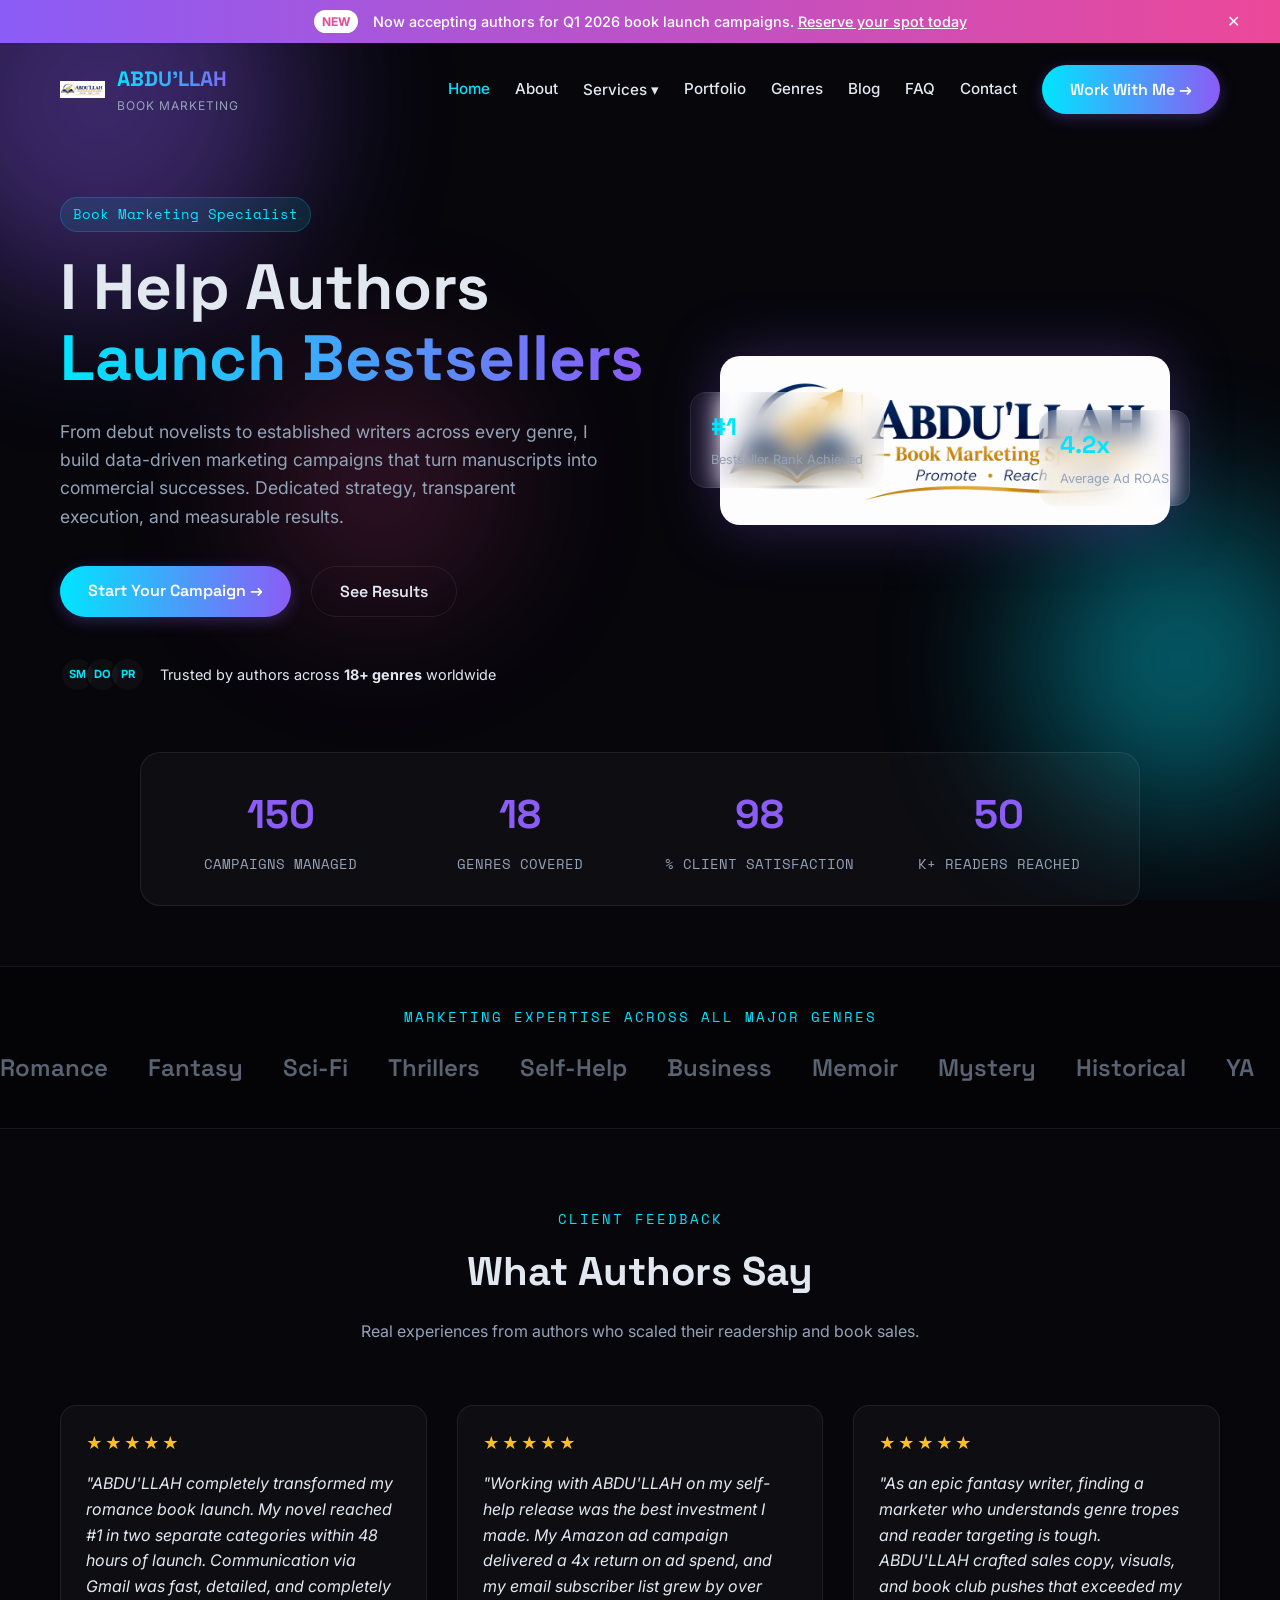
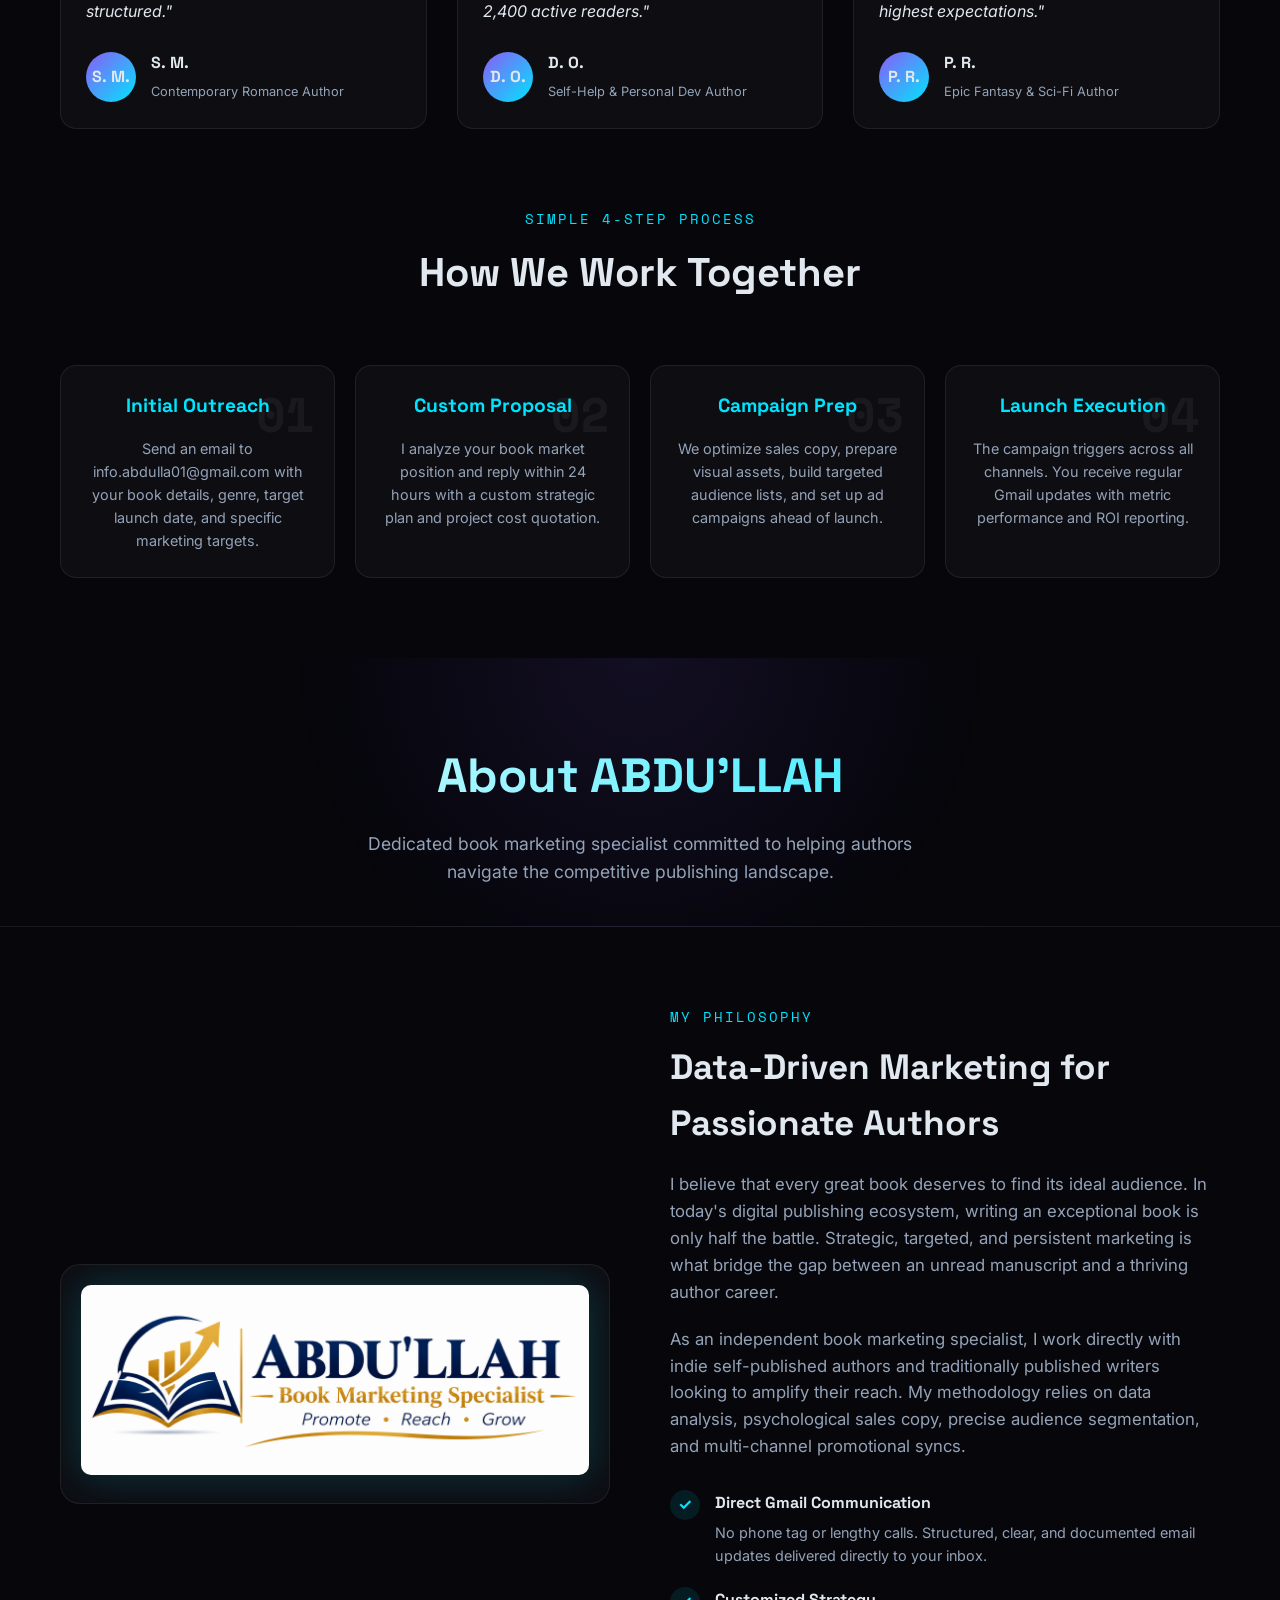
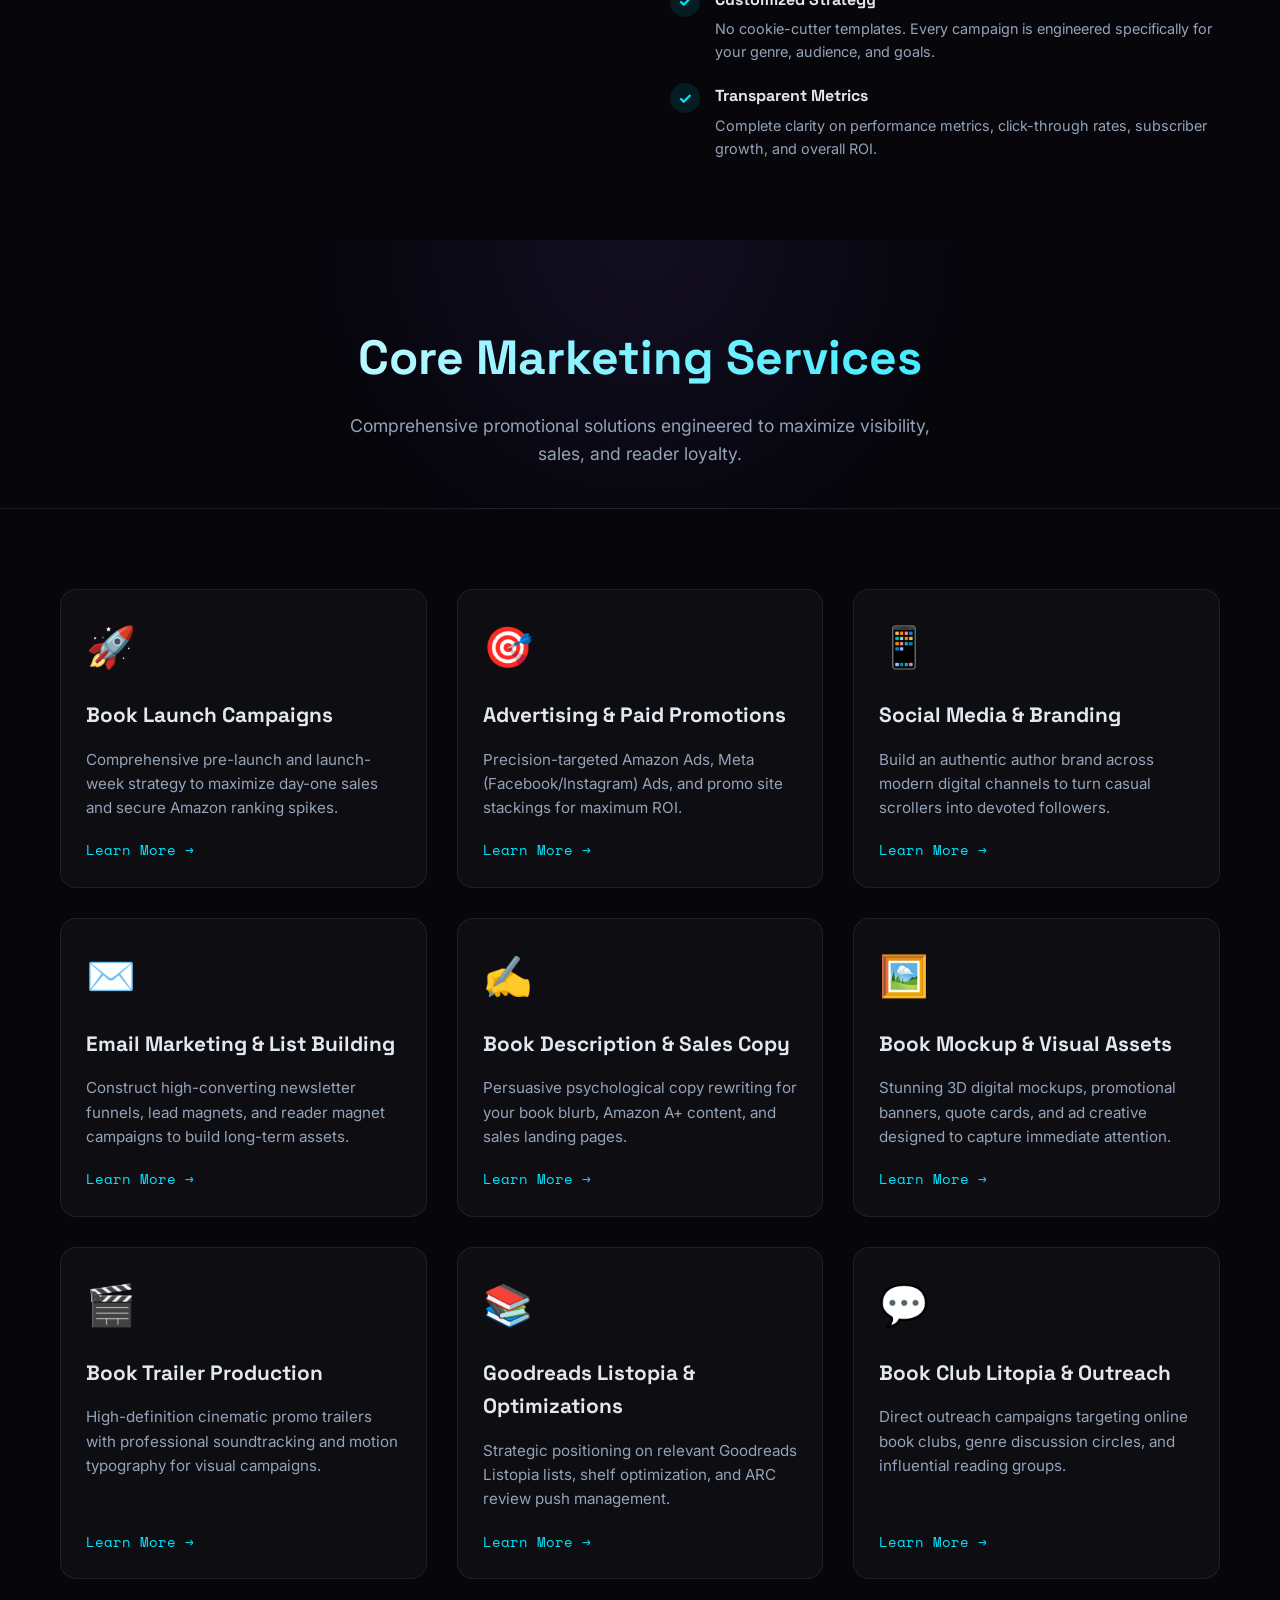
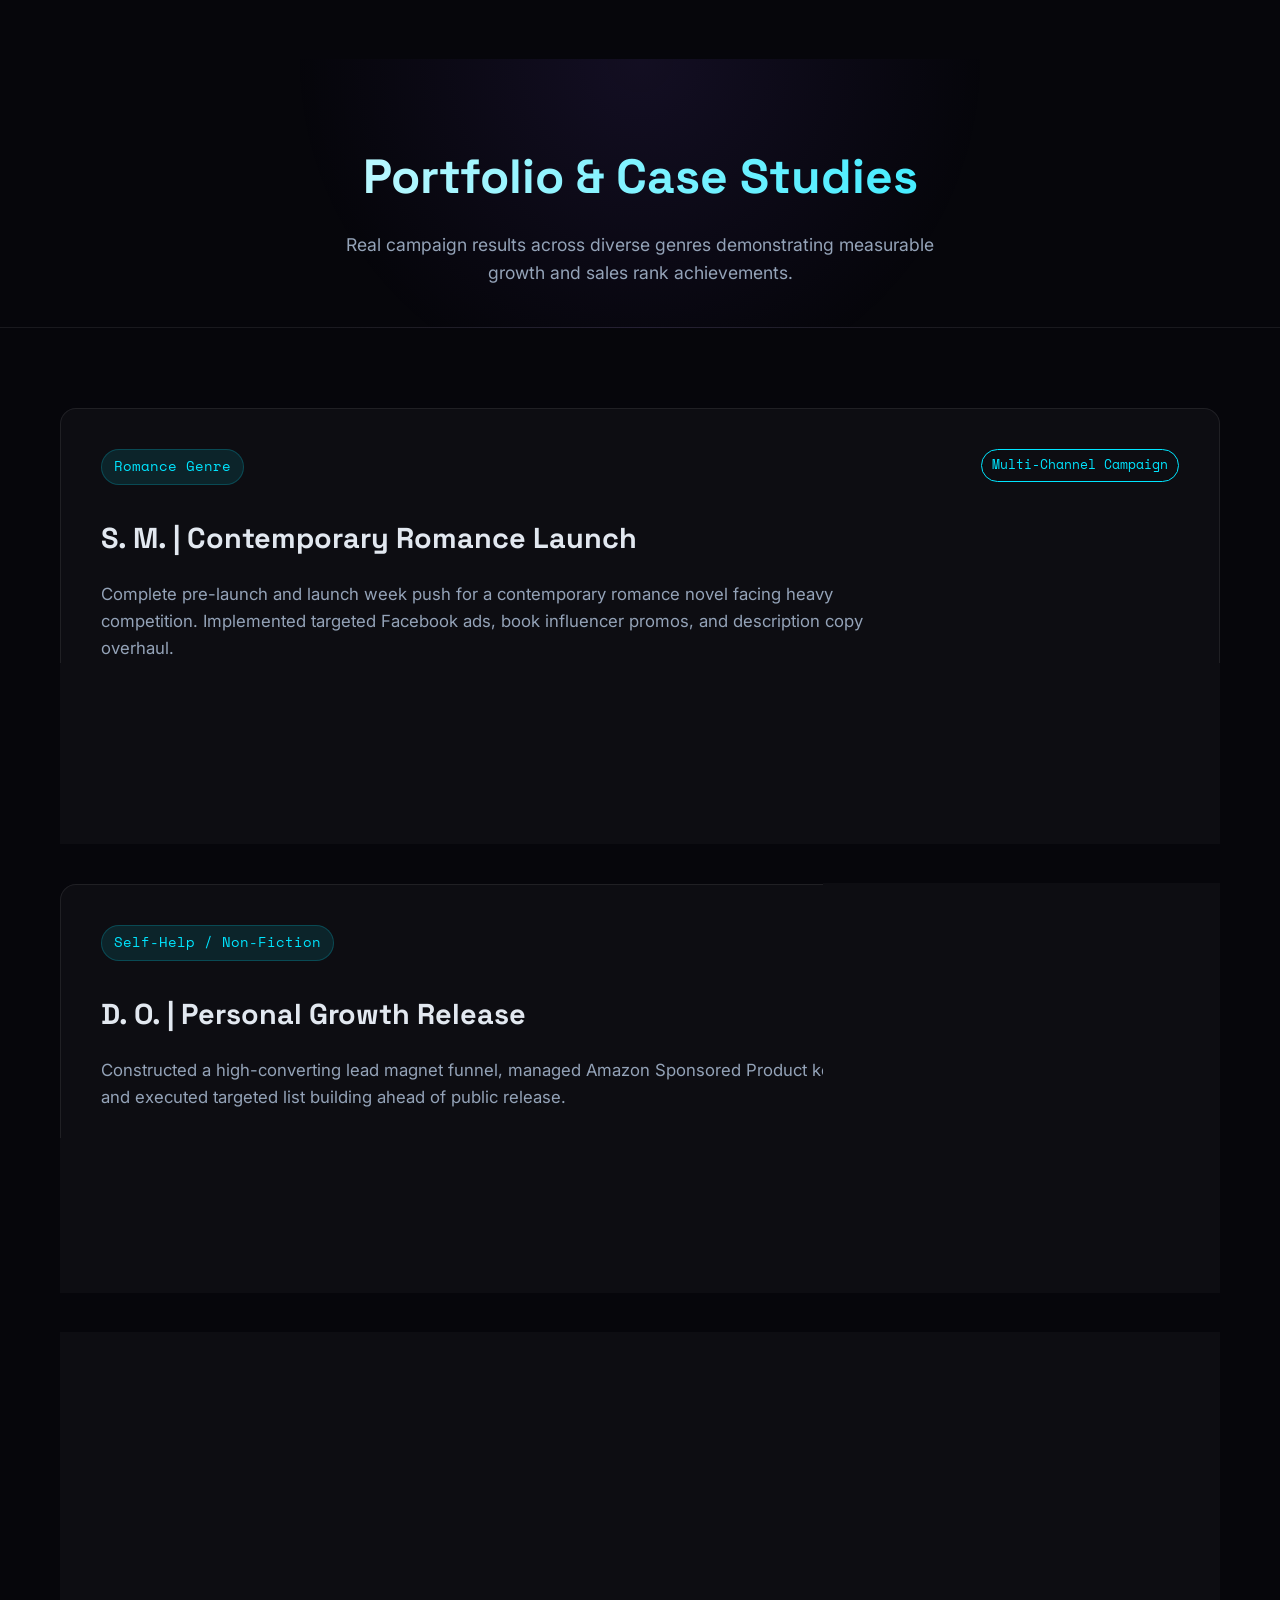
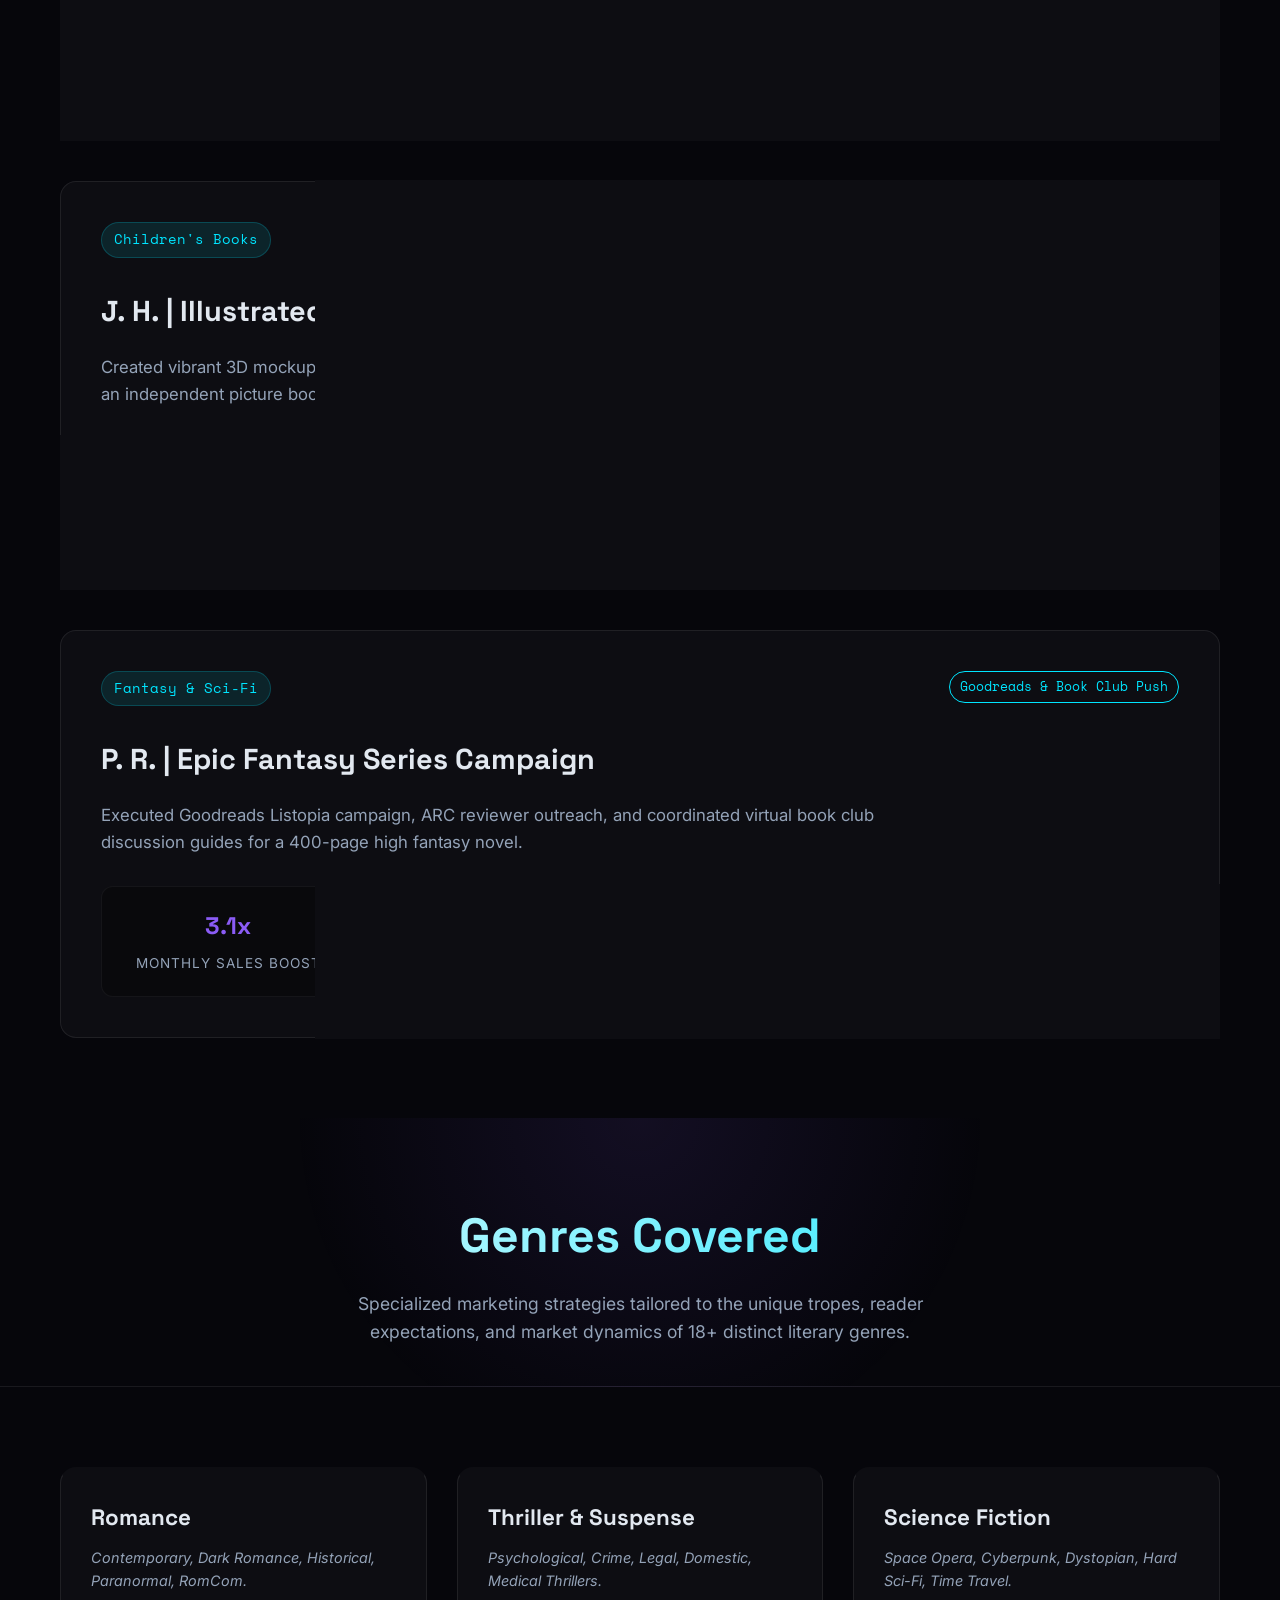
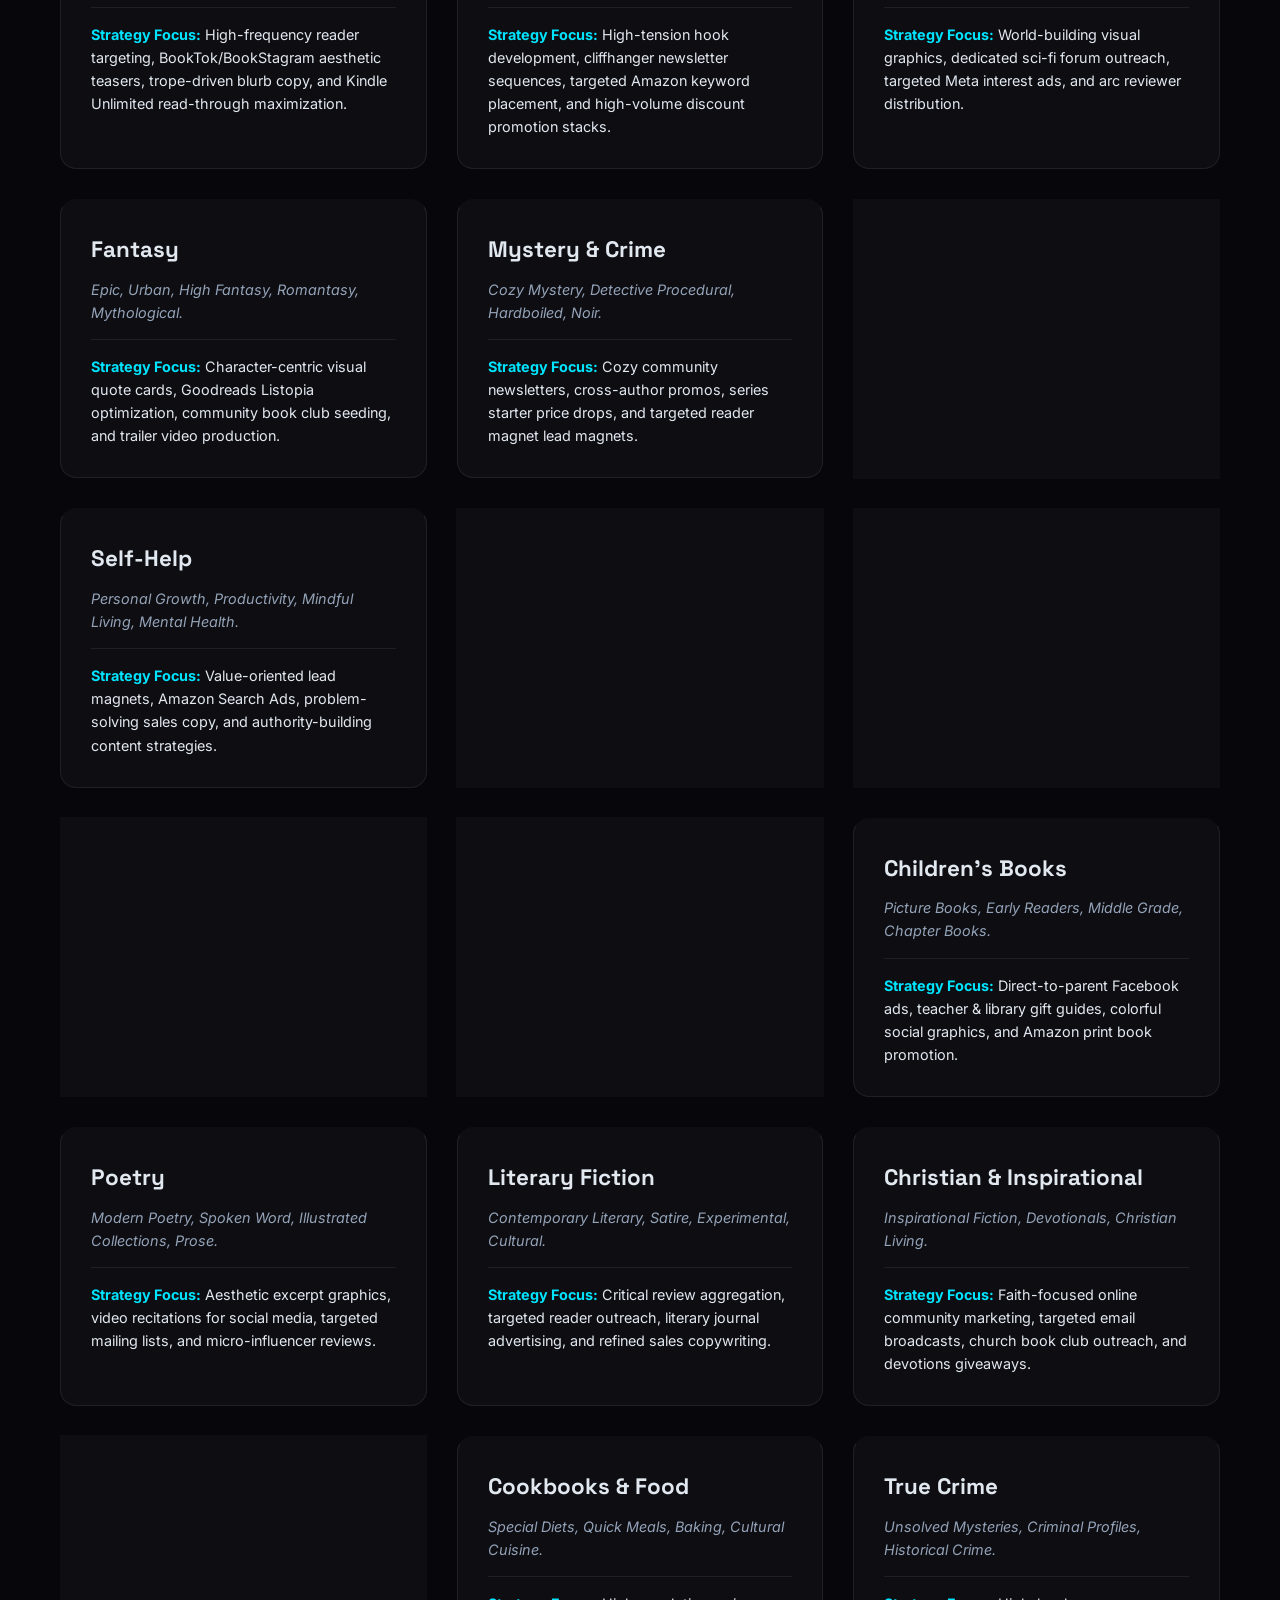
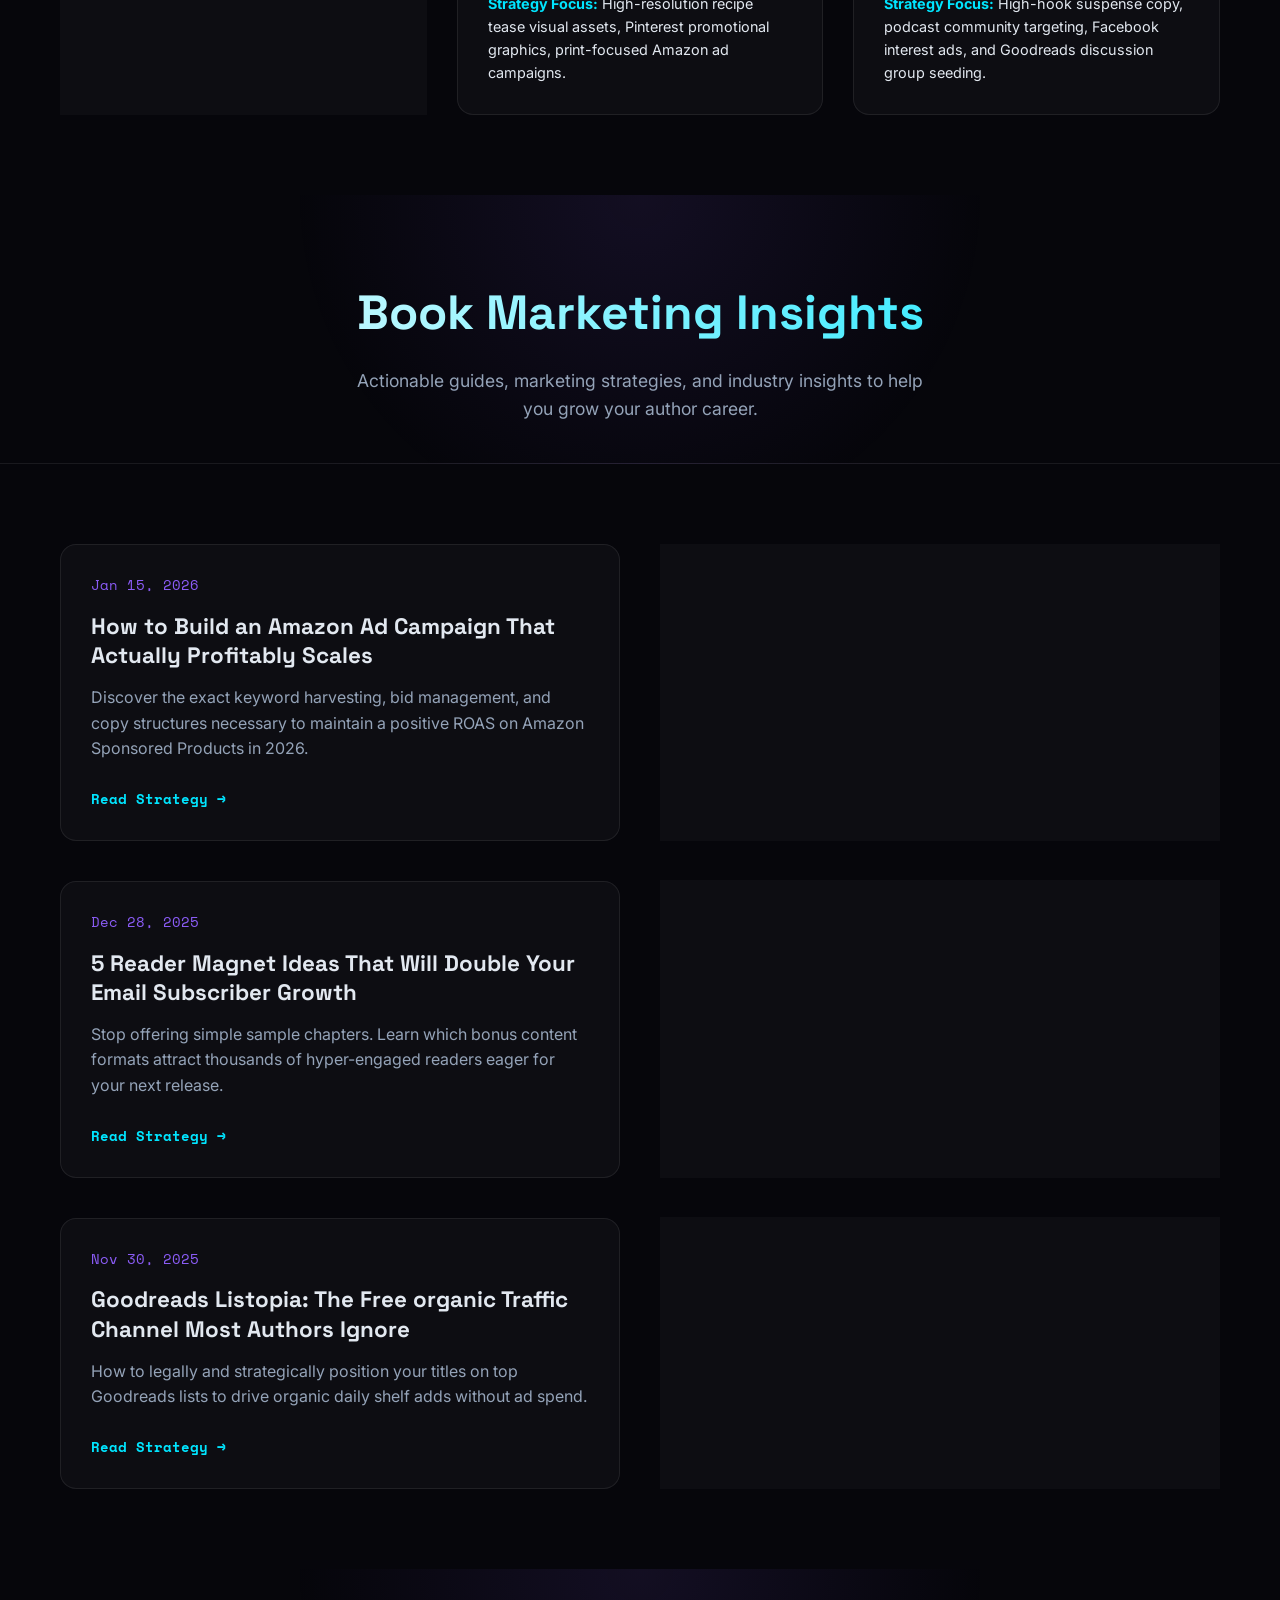
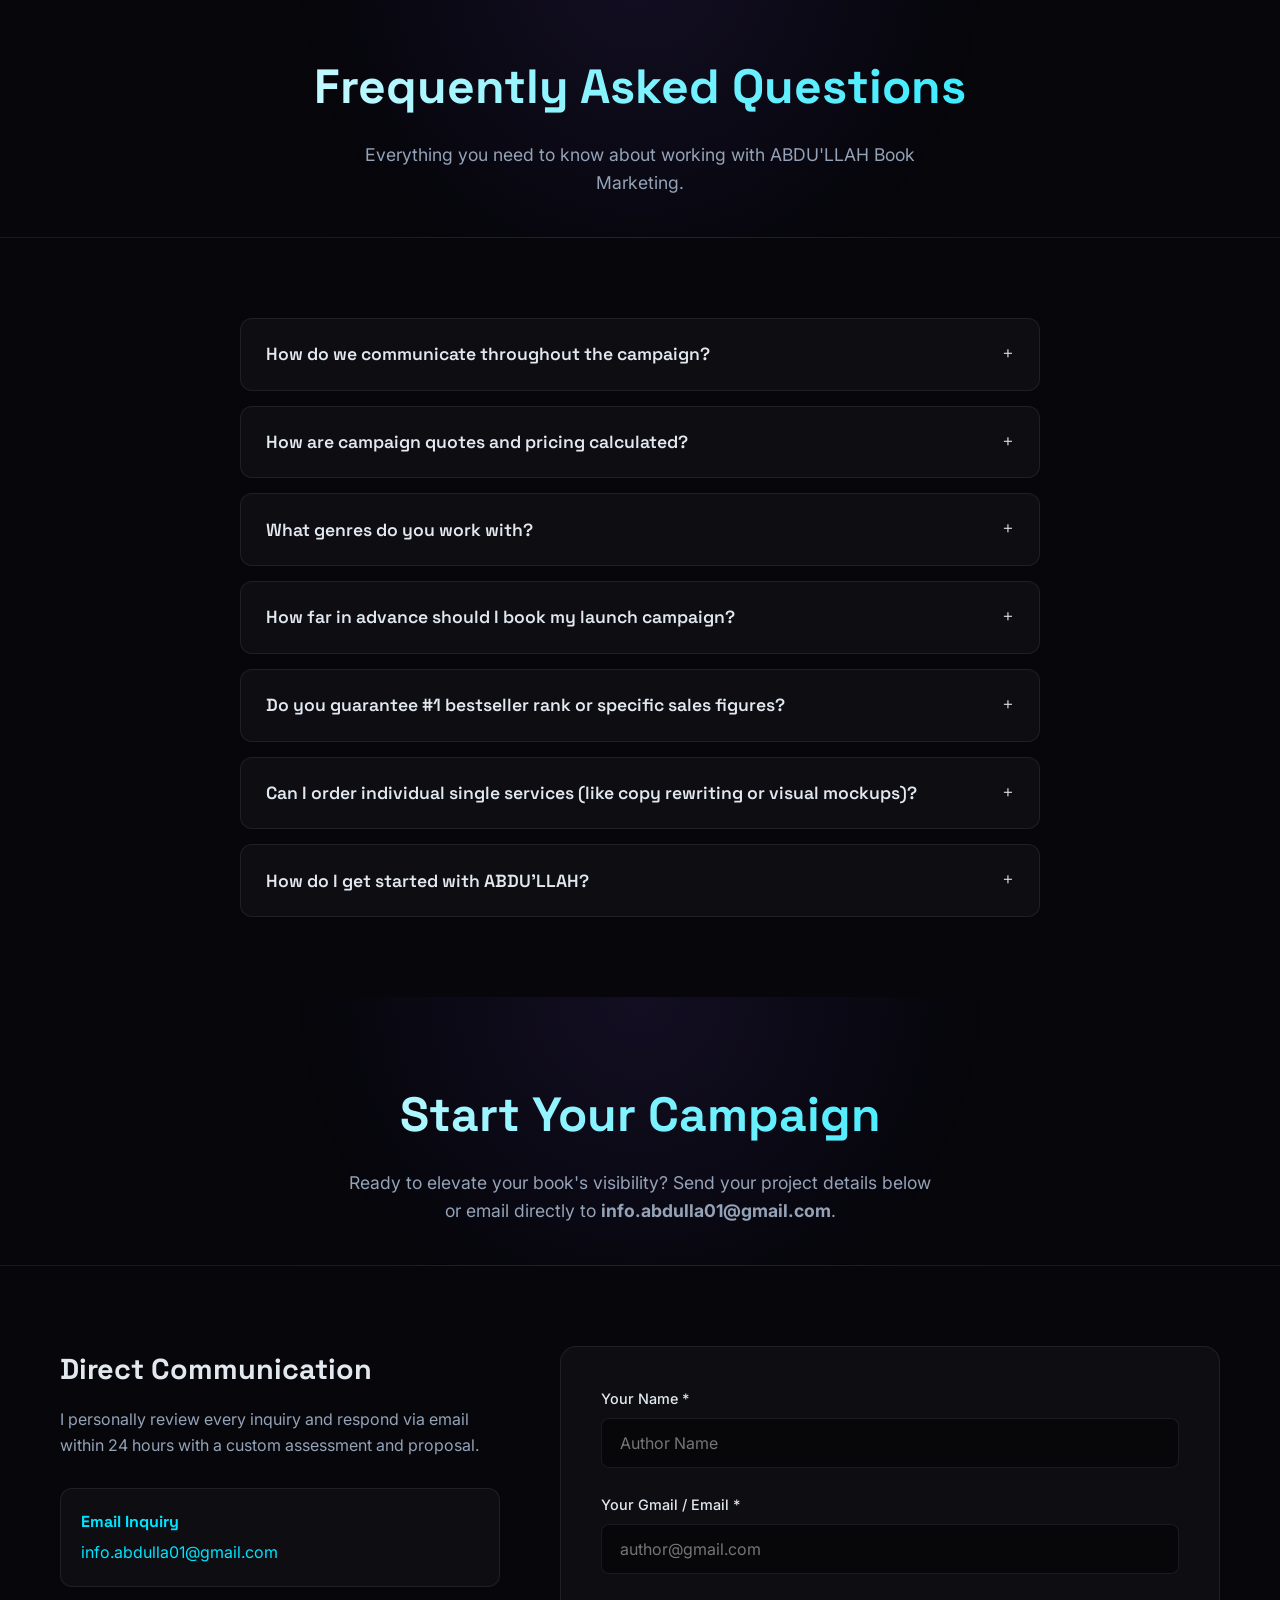
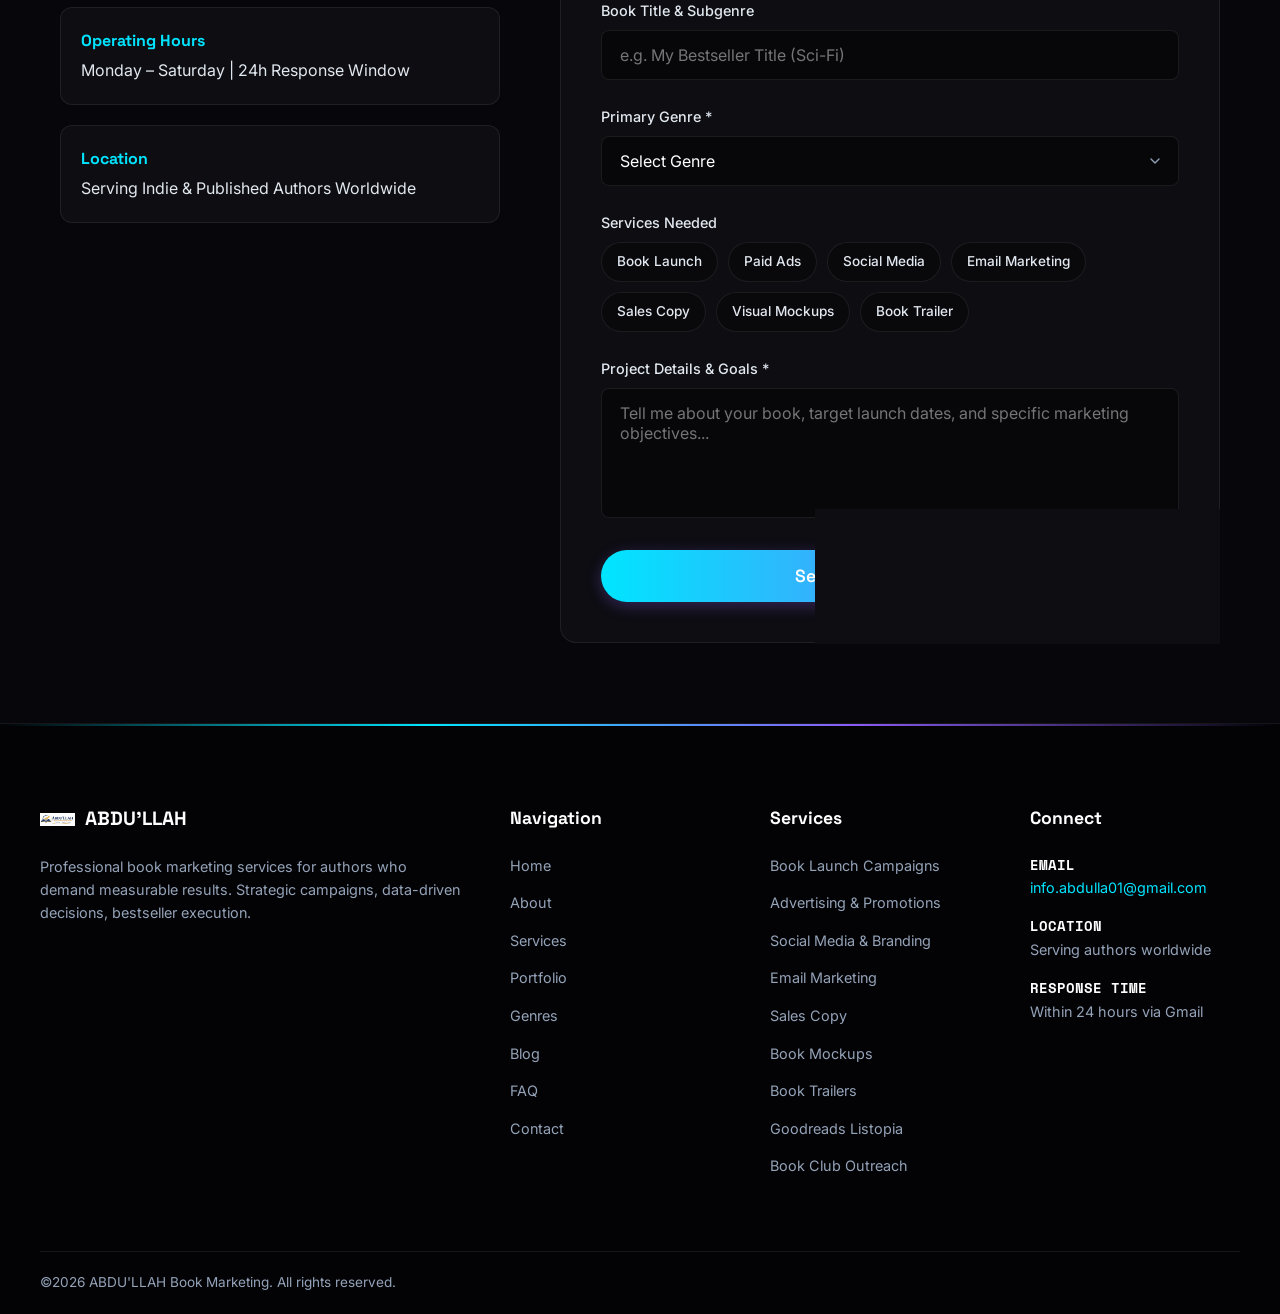
<file: index.html>
<!DOCTYPE html>
<html lang="en">
<head>
<meta charset="UTF-8" />
<meta name="viewport" content="width=device-width, initial-scale=1.0" />
<title>ABDU'LLAH | Book Marketing Specialist</title>
<meta name="description" content="ABDU'LLAH is a professional book marketing specialist helping authors launch bestsellers, grow readership, and dominate rankings across 18+ genres." />
<link rel="icon" type="image/png" href="ABDULLAH.png" />
<link rel="preconnect" href="https://fonts.googleapis.com" />
<link rel="preconnect" href="https://fonts.gstatic.com" crossorigin />
<link href="https://fonts.googleapis.com/css2?family=Inter:wght@300;400;500;600;700&family=Space+Grotesk:wght@400;500;600;700&family=Space+Mono:wght@400;700&display=swap" rel="stylesheet" />
<link rel="stylesheet" href="styles.css" />
</head>
<body>

<!-- LOADER -->
<div class="loader" id="loader">
  <div class="loader-inner">
    <img src="ABDULLAH.png" alt="ABDU'LLAH" class="loader-logo" />
    <div class="spinner"></div>
    <p class="loader-text">Loading ABDU'LLAH Book Marketing...</p>
  </div>
</div>

<!-- FLOATING BACKGROUND SHAPES -->
<div class="shapes">
  <span class="shape s1"></span>
  <span class="shape s2"></span>
  <span class="shape s3"></span>
  <span class="shape s4"></span>
  <span class="shape s5"></span>
  <span class="shape s6"></span>
</div>

<!-- ANNOUNCEMENT BAR -->
<div class="announce" id="announce">
  <div class="announce-inner">
    <span class="announce-badge">NEW</span>
    <p>Now accepting authors for Q1 2026 book launch campaigns. <a href="#contact">Reserve your spot today</a></p>
    <button class="announce-close" id="announceClose" aria-label="Close">✕</button>
  </div>
</div>

<!-- NAVBAR -->
<header class="navbar" id="navbar">
  <div class="nav-container">
    <a href="#home" class="nav-brand">
      <img src="ABDULLAH.png" alt="Logo" class="nav-logo" />
      <div class="brand-text">
        <span class="brand-name">ABDU'LLAH</span>
        <span class="brand-tag">Book Marketing</span>
      </div>
    </a>

    <nav class="nav-menu" id="navMenu">
      <a href="#home" class="nav-link active">Home</a>
      <a href="#about" class="nav-link">About</a>
      <div class="nav-dropdown">
        <a href="#services" class="nav-link dropdown-toggle">Services <span class="arrow">▾</span></a>
        <div class="dropdown-menu">
          <a href="#service-launch">Book Launch Campaigns</a>
          <a href="#service-advertising">Advertising & Paid Promotions</a>
          <a href="#service-social-media">Social Media & Branding</a>
          <a href="#service-email-marketing">Email Marketing & List Building</a>
          <a href="#service-sales-copy">Book Description & Sales Copy</a>
          <a href="#service-mockup">Book Mockup & Visual Assets</a>
          <a href="#service-trailer">Book Trailer Production</a>
          <a href="#service-goodreads">Goodreads Listopia</a>
          <a href="#service-bookclub">Book Club Litopia & Outreach</a>
        </div>
      </div>
      <a href="#portfolio" class="nav-link">Portfolio</a>
      <a href="#genres" class="nav-link">Genres</a>
      <a href="#blog" class="nav-link">Blog</a>
      <a href="#faq" class="nav-link">FAQ</a>
      <a href="#contact" class="nav-link">Contact</a>
      <a href="#contact" class="btn btn-primary nav-cta">Work With Me →</a>
    </nav>

    <button class="hamburger" id="hamburger" aria-label="Menu">
      <span></span><span></span><span></span>
    </button>
  </div>
</header>

<main>

  <!-- HOME SECTION -->
  <section id="home" class="page-section active-section">
    <div class="hero">
      <div class="hero-content">
        <div class="badge">Book Marketing Specialist</div>
        <h1>I Help Authors <br/><span class="gradient-text" id="typingText">Launch Bestsellers</span></h1>
        <p class="hero-sub">From debut novelists to established writers across every genre, I build data-driven marketing campaigns that turn manuscripts into commercial successes. Dedicated strategy, transparent execution, and measurable results.</p>
        <div class="hero-buttons">
          <a href="#contact" class="btn btn-primary">Start Your Campaign →</a>
          <a href="#portfolio" class="btn btn-outline">See Results</a>
        </div>
        <div class="hero-proof">
          <div class="proof-avatars">
            <span class="avatar">SM</span>
            <span class="avatar">DO</span>
            <span class="avatar">PR</span>
          </div>
          <p>Trusted by authors across <strong>18+ genres</strong> worldwide</p>
        </div>
      </div>
      <div class="hero-visual">
        <div class="hero-image-wrapper">
          <img src="ABDULLAH.png" alt="ABDU'LLAH Book Marketing" class="hero-img" />
          <div class="glass-card stat-card-1">
            <span class="stat-number">#1</span>
            <span class="stat-label">Bestseller Rank Achieved</span>
          </div>
          <div class="glass-card stat-card-2">
            <span class="stat-number">4.2x</span>
            <span class="stat-label">Average Ad ROAS</span>
          </div>
        </div>
      </div>
    </div>

    <!-- STATS COUNTER BAR -->
    <div class="stats-bar">
      <div class="stat-item">
        <h3 class="counter" data-target="150">0</h3>
        <p>Campaigns Managed</p>
      </div>
      <div class="stat-item">
        <h3 class="counter" data-target="18">0</h3>
        <p>Genres Covered</p>
      </div>
      <div class="stat-item">
        <h3 class="counter" data-target="98">0</h3>
        <p>% Client Satisfaction</p>
      </div>
      <div class="stat-item">
        <h3 class="counter" data-target="50">0</h3>
        <p>K+ Readers Reached</p>
      </div>
    </div>

    <!-- GENRE MARQUEE -->
    <div class="marquee-section">
      <div class="marquee-title">Marketing Expertise Across All Major Genres</div>
      <div class="marquee-container">
        <div class="marquee-track">
          <span>Romance</span><span>Fantasy</span><span>Sci-Fi</span><span>Thrillers</span><span>Self-Help</span><span>Business</span><span>Memoir</span><span>Mystery</span><span>Historical</span><span>YA</span><span>Children's</span><span>Horror</span><span>Poetry</span><span>True Crime</span><span>Romance</span><span>Fantasy</span><span>Sci-Fi</span><span>Thrillers</span><span>Self-Help</span><span>Business</span><span>Memoir</span><span>Mystery</span><span>Historical</span><span>YA</span><span>Children's</span><span>Horror</span><span>Poetry</span><span>True Crime</span>
        </div>
      </div>
    </div>

    <!-- TESTIMONIALS SECTION -->
    <div class="section-container">
      <div class="section-header">
        <span class="section-subtitle">Client Feedback</span>
        <h2>What Authors Say</h2>
        <p>Real experiences from authors who scaled their readership and book sales.</p>
      </div>
      <div class="grid-3">
        <div class="glass-card testimonial-card">
          <div class="stars">★★★★★</div>
          <p>"ABDU'LLAH completely transformed my romance book launch. My novel reached #1 in two separate categories within 48 hours of launch. Communication via Gmail was fast, detailed, and completely structured."</p>
          <div class="testimonial-author">
            <div class="avatar-lg">S. M.</div>
            <div>
              <h4>S. M.</h4>
              <span>Contemporary Romance Author</span>
            </div>
          </div>
        </div>
        <div class="glass-card testimonial-card">
          <div class="stars">★★★★★</div>
          <p>"Working with ABDU'LLAH on my self-help release was the best investment I made. My Amazon ad campaign delivered a 4x return on ad spend, and my email subscriber list grew by over 2,400 active readers."</p>
          <div class="testimonial-author">
            <div class="avatar-lg">D. O.</div>
            <div>
              <h4>D. O.</h4>
              <span>Self-Help & Personal Dev Author</span>
            </div>
          </div>
        </div>
        <div class="glass-card testimonial-card">
          <div class="stars">★★★★★</div>
          <p>"As an epic fantasy writer, finding a marketer who understands genre tropes and reader targeting is tough. ABDU'LLAH crafted sales copy, visuals, and book club pushes that exceeded my highest expectations."</p>
          <div class="testimonial-author">
            <div class="avatar-lg">P. R.</div>
            <div>
              <h4>P. R.</h4>
              <span>Epic Fantasy & Sci-Fi Author</span>
            </div>
          </div>
        </div>
      </div>
    </div>

    <!-- HOW IT WORKS -->
    <div class="section-container">
      <div class="section-header">
        <span class="section-subtitle">Simple 4-Step Process</span>
        <h2>How We Work Together</h2>
      </div>
      <div class="grid-4">
        <div class="glass-card step-card">
          <div class="step-num">01</div>
          <h3>Initial Outreach</h3>
          <p>Send an email to info.abdulla01@gmail.com with your book details, genre, target launch date, and specific marketing targets.</p>
        </div>
        <div class="glass-card step-card">
          <div class="step-num">02</div>
          <h3>Custom Proposal</h3>
          <p>I analyze your book market position and reply within 24 hours with a custom strategic plan and project cost quotation.</p>
        </div>
        <div class="glass-card step-card">
          <div class="step-num">03</div>
          <h3>Campaign Prep</h3>
          <p>We optimize sales copy, prepare visual assets, build targeted audience lists, and set up ad campaigns ahead of launch.</p>
        </div>
        <div class="glass-card step-card">
          <div class="step-num">04</div>
          <h3>Launch Execution</h3>
          <p>The campaign triggers across all channels. You receive regular Gmail updates with metric performance and ROI reporting.</p>
        </div>
      </div>
    </div>
  </section>

  <!-- ABOUT SECTION -->
  <section id="about" class="page-section">
    <div class="page-hero">
      <h1>About ABDU'LLAH</h1>
      <p>Dedicated book marketing specialist committed to helping authors navigate the competitive publishing landscape.</p>
    </div>
    <div class="section-container">
      <div class="about-grid">
        <div class="about-img-box">
          <img src="ABDULLAH.png" alt="ABDU'LLAH" class="about-photo" />
        </div>
        <div class="about-text">
          <span class="section-subtitle">My Philosophy</span>
          <h2>Data-Driven Marketing for Passionate Authors</h2>
          <p>I believe that every great book deserves to find its ideal audience. In today's digital publishing ecosystem, writing an exceptional book is only half the battle. Strategic, targeted, and persistent marketing is what bridge the gap between an unread manuscript and a thriving author career.</p>
          <p>As an independent book marketing specialist, I work directly with indie self-published authors and traditionally published writers looking to amplify their reach. My methodology relies on data analysis, psychological sales copy, precise audience segmentation, and multi-channel promotional syncs.</p>
          <div class="about-highlights">
            <div class="highlight-item">
              <span class="highlight-icon">✓</span>
              <div>
                <h4>Direct Gmail Communication</h4>
                <p>No phone tag or lengthy calls. Structured, clear, and documented email updates delivered directly to your inbox.</p>
              </div>
            </div>
            <div class="highlight-item">
              <span class="highlight-icon">✓</span>
              <div>
                <h4>Customized Strategy</h4>
                <p>No cookie-cutter templates. Every campaign is engineered specifically for your genre, audience, and goals.</p>
              </div>
            </div>
            <div class="highlight-item">
              <span class="highlight-icon">✓</span>
              <div>
                <h4>Transparent Metrics</h4>
                <p>Complete clarity on performance metrics, click-through rates, subscriber growth, and overall ROI.</p>
              </div>
            </div>
          </div>
        </div>
      </div>
    </div>
  </section>

  <!-- SERVICES OVERVIEW SECTION -->
  <section id="services" class="page-section">
    <div class="page-hero">
      <h1>Core Marketing Services</h1>
      <p>Comprehensive promotional solutions engineered to maximize visibility, sales, and reader loyalty.</p>
    </div>
    <div class="section-container">
      <div class="grid-3">
        <div class="glass-card service-card">
          <div class="service-icon">🚀</div>
          <h3>Book Launch Campaigns</h3>
          <p>Comprehensive pre-launch and launch-week strategy to maximize day-one sales and secure Amazon ranking spikes.</p>
          <a href="#service-launch" class="service-link">Learn More →</a>
        </div>
        <div class="glass-card service-card">
          <div class="service-icon">🎯</div>
          <h3>Advertising & Paid Promotions</h3>
          <p>Precision-targeted Amazon Ads, Meta (Facebook/Instagram) Ads, and promo site stackings for maximum ROI.</p>
          <a href="#service-advertising" class="service-link">Learn More →</a>
        </div>
        <div class="glass-card service-card">
          <div class="service-icon">📱</div>
          <h3>Social Media & Branding</h3>
          <p>Build an authentic author brand across modern digital channels to turn casual scrollers into devoted followers.</p>
          <a href="#service-social-media" class="service-link">Learn More →</a>
        </div>
        <div class="glass-card service-card">
          <div class="service-icon">✉️</div>
          <h3>Email Marketing & List Building</h3>
          <p>Construct high-converting newsletter funnels, lead magnets, and reader magnet campaigns to build long-term assets.</p>
          <a href="#service-email-marketing" class="service-link">Learn More →</a>
        </div>
        <div class="glass-card service-card">
          <div class="service-icon">✍️</div>
          <h3>Book Description & Sales Copy</h3>
          <p>Persuasive psychological copy rewriting for your book blurb, Amazon A+ content, and sales landing pages.</p>
          <a href="#service-sales-copy" class="service-link">Learn More →</a>
        </div>
        <div class="glass-card service-card">
          <div class="service-icon">🖼️</div>
          <h3>Book Mockup & Visual Assets</h3>
          <p>Stunning 3D digital mockups, promotional banners, quote cards, and ad creative designed to capture immediate attention.</p>
          <a href="#service-mockup" class="service-link">Learn More →</a>
        </div>
        <div class="glass-card service-card">
          <div class="service-icon">🎬</div>
          <h3>Book Trailer Production</h3>
          <p>High-definition cinematic promo trailers with professional soundtracking and motion typography for visual campaigns.</p>
          <a href="#service-trailer" class="service-link">Learn More →</a>
        </div>
        <div class="glass-card service-card">
          <div class="service-icon">📚</div>
          <h3>Goodreads Listopia & Optimizations</h3>
          <p>Strategic positioning on relevant Goodreads Listopia lists, shelf optimization, and ARC review push management.</p>
          <a href="#service-goodreads" class="service-link">Learn More →</a>
        </div>
        <div class="glass-card service-card">
          <div class="service-icon">💬</div>
          <h3>Book Club Litopia & Outreach</h3>
          <p>Direct outreach campaigns targeting online book clubs, genre discussion circles, and influential reading groups.</p>
          <a href="#service-bookclub" class="service-link">Learn More →</a>
        </div>
      </div>
    </div>
  </section>

  <!-- INDIVIDUAL SERVICE DETAIL SECTIONS -->
  <section id="service-launch" class="page-section">
    <div class="page-hero">
      <h1>Book Launch Campaigns</h1>
      <p>Strategic, end-to-end launch planning engineered to trigger store algorithms and maximize early traction.</p>
    </div>
    <div class="section-container">
      <div class="detail-box">
        <h2>What This Service Covers</h2>
        <p>A successful book launch doesn't happen by accident; it is the result of methodical preparation, synchronized promotion, and targeted driving of traffic during your release window. My launch service coordinates your pre-order campaign, launch week price drops, ARC (Advanced Reader Copy) reviewer deployment, and promo stackings to give your book the strongest possible start.</p>
        <h3>Deliverables & Features:</h3>
        <ul class="detail-list">
          <li>Custom 60-day launch roadmap tailored to your specific genre and target audience.</li>
          <li>ARC team onboarding, management guidance, and review reminder sequences.</li>
          <li>Amazon category research and keyword positioning to hit top bestseller lists.</li>
          <li>Synchronized promotional discount site submissions (BookBub, Bargain Booksy, Robin Reads, etc.).</li>
          <li>Complete launch week email broadcast templates and social announcement assets.</li>
        </ul>
        <a href="#contact" class="btn btn-primary">Request a Custom Launch Quote →</a>
      </div>
    </div>
  </section>

  <section id="service-advertising" class="page-section">
    <div class="page-hero">
      <h1>Advertising & Paid Promotions</h1>
      <p>Data-driven ad management designed to turn ad spend into profitable long-term book sales.</p>
    </div>
    <div class="section-container">
      <div class="detail-box">
        <h2>Targeted Paid Traffic Strategy</h2>
        <p>Paid advertising is the most scalable way to grow your book sales. I build and manage campaigns on Amazon Ads and Meta Ads, focusing heavily on keyword placement, author target targeting, creative testing, and strictly monitoring your return on ad spend (ROAS).</p>
        <h3>Deliverables & Features:</h3>
        <ul class="detail-list">
          <li>Amazon Advertising set-up, including sponsored product ads and category keyword targeting.</li>
          <li>Meta (Facebook & Instagram) ad campaign management with direct links to your sales pages.</li>
          <li>A/B testing of ad creatives, headline hooks, and target audience segments.</li>
          <li>Weekly metrics reporting and bid adjustments to maintain target profitability.</li>
          <li>Retargeting strategies to reach prospective readers who viewed your book page.</li>
        </ul>
        <a href="#contact" class="btn btn-primary">Request an Ad Strategy Quote →</a>
      </div>
    </div>
  </section>

  <section id="service-social-media" class="page-section">
    <div class="page-hero">
      <h1>Social Media & Branding</h1>
      <p>Establish a memorable online author brand that naturally attracts and retains loyal readers.</p>
    </div>
    <div class="section-container">
      <div class="detail-box">
        <h2>Building Your Digital Reader Presence</h2>
        <p>Your online author presence should reflect the tone of your writing and resonate with your genre's fanbase. I help you craft content strategies, visual aesthetic guidelines, and engagement plans that showcase your work authenticly without consuming all your writing time.</p>
        <h3>Deliverables & Features:</h3>
        <ul class="detail-list">
          <li>Author brand voice guideline document and profile bio optimization.</li>
          <li>Monthly content calendars packed with genre-tailored post concepts, hooks, and call-to-actions.</li>
          <li>Custom promotional graphics, reel templates, and quote teasers.</li>
          <li>BookTok and BookStagram engagement strategies to connect with influencers.</li>
          <li>Social media banner graphics formatted for Twitter/X, Facebook, and YouTube.</li>
        </ul>
        <a href="#contact" class="btn btn-primary">Request a Branding Quote →</a>
      </div>
    </div>
  </section>

  <section id="service-email-marketing" class="page-section">
    <div class="page-hero">
      <h1>Email Marketing & List Building</h1>
      <p>Build your most valuable marketing asset: a dedicated newsletter list of eager readers.</p>
    </div>
    <div class="section-container">
      <div class="detail-box">
        <h2>Direct Author-to-Reader Marketing</h2>
        <p>Social algorithms change constantly, but your email list belongs to you forever. I help authors create seductive lead magnets (bonus chapters, novellas, prequel stories), set up automation sequences, and write engaging newsletters that convert subscribers into immediate buyers on launch day.</p>
        <h3>Deliverables & Features:</h3>
        <ul class="detail-list">
          <li>Lead magnet funnel creation, landing page copy, and subscriber signup forms.</li>
          <li>Automated welcome email series (3-5 emails) introducing you and your catalog.</li>
          <li>Newsletter content strategy and pre-written promotional launch emails.</li>
          <li>Integration setup with Mailchimp, ConvertKit, MailerLite, or ActiveCampaign.</li>
          <li>Cross-promotion strategy with authors in your genre to accelerate subscriber growth.</li>
        </ul>
        <a href="#contact" class="btn btn-primary">Request an Email Marketing Quote →</a>
      </div>
    </div>
  </section>

  <section id="service-sales-copy" class="page-section">
    <div class="page-hero">
      <h1>Book Description & Sales Copy</h1>
      <p>Turn store page visitors into instant book buyers with high-converting psychological copy.</p>
    </div>
    <div class="section-container">
      <div class="detail-box">
        <h2>Converting Impressions into Sales</h2>
        <p>Your book cover gets the click, but your description makes the sale. If your Amazon blurb is boring or read like a dry synopsis, readers will back out. I write hook-heavy, emotionally resonant, and keyword-optimized sales copy tailored specifically to genre expectations.</p>
        <h3>Deliverables & Features:</h3>
        <ul class="detail-list">
          <li>Punchy, irresistible hook line designed to capture reader interest in under 3 seconds.</li>
          <li>Structured narrative summary balancing character desire, conflict, and genre tropes.</li>
          <li>Strategic inclusion of subgenre keywords for improved Amazon search discovery.</li>
          <li>Formatted HTML blurb formatting (bolding, bullet points, headers) for clean display.</li>
          <li>Amazon A+ Content textual copy to highlight editorial reviews and accolades.</li>
        </ul>
        <a href="#contact" class="btn btn-primary">Request Sales Copy Rewrite →</a>
      </div>
    </div>
  </section>

  <section id="service-mockup" class="page-section">
    <div class="page-hero">
      <h1>Book Mockup & Visual Assets</h1>
      <p>High-resolution 3D visual assets designed to make your book stand out across all marketing channels.</p>
    </div>
    <div class="section-container">
      <div class="detail-box">
        <h2>Visual Marketing That Demands Attention</h2>
        <p>Professional visual graphics give your project instant credibility. I create realistic 3D book mockups, social graphics, promotional posters, and ad creative that make your book look like a major publishing house release.</p>
        <h3>Deliverables & Features:</h3>
        <ul class="detail-list">
          <li>Transparent PNG 3D cover mockups (paperback, hardcover, audio, and Kindle devices).</li>
          <li>High-converting promotional quote cards featuring review highlights.</li>
          <li>Social media release graphics tailored for Instagram, Facebook, and Pinterest.</li>
          <li>Web banner ads and promotional headers formatted for website headers.</li>
          <li>Printable bookmark and flyer designs for live events or author signings.</li>
        </ul>
        <a href="#contact" class="btn btn-primary">Request Visual Assets →</a>
      </div>
    </div>
  </section>

  <section id="service-trailer" class="page-section">
    <div class="page-hero">
      <h1>Book Trailer Production</h1>
      <p>Cinematic video trailers that bring your story to life and captivate visual readers.</p>
    </div>
    <div class="section-container">
      <div class="detail-box">
        <h2>Immersive Cinematic Teasers</h2>
        <p>Video content dominates modern social platforms. A cinematic book trailer creates an emotional connection before the reader even opens page one. I produce high-definition book trailers featuring licensed footage, dramatic soundtracking, and bold motion graphics.</p>
        <h3>Deliverables & Features:</h3>
        <ul class="detail-list">
          <li>30 to 60-second full HD trailer formatted for YouTube, website, and social media.</li>
          <li>Vertical format version (9:16) optimized for TikTok, Instagram Reels, and YouTube Shorts.</li>
          <li>Professional licensed cinematic video clips and royalty-free score composition.</li>
          <li>Genre-focused script writing highlighting key tropes and character stakes.</li>
          <li>Full commercial rights for promotional deployment across all platforms.</li>
        </ul>
        <a href="#contact" class="btn btn-primary">Request Trailer Production →</a>
      </div>
    </div>
  </section>

  <section id="service-goodreads" class="page-section">
    <div class="page-hero">
      <h1>Goodreads Listopia & Optimizations</h1>
      <p>Position your book directly in front of active, passionate readers on Goodreads.</p>
    </div>
    <div class="section-container">
      <div class="detail-box">
        <h2>Leveraging the World's Largest Reader Network</h2>
        <p>Goodreads is the central hub for avid book lovers. I help optimize your author page, run targeted Giveaway campaigns, and secure placements on influential genre-specific Listopia lists to boost your organic added-to-shelf numbers.</p>
        <h3>Deliverables & Features:</h3>
        <ul class="detail-list">
          <li>Goodreads Author Profile setup, metadata verification, and bio formatting.</li>
          <li>Listopia list strategic research, categorization, and organic voter outreach setup.</li>
          <li>Goodreads Giveaway setup and promotion to drive thousands of "Want to Read" shelf adds.</li>
          <li>ARC reviewer connection strategy specifically focused on active Goodreads reviewers.</li>
          <li>Ongoing monitoring and optimization advice for reader reviews and group chats.</li>
        </ul>
        <a href="#contact" class="btn btn-primary">Request Goodreads Campaign →</a>
      </div>
    </div>
  </section>

  <section id="service-bookclub" class="page-section">
    <div class="page-hero">
      <h1>Book Club Litopia & Outreach</h1>
      <p>Connect your book directly with reading groups, literary circles, and book clubs globally.</p>
    </div>
    <div class="section-container">
      <div class="detail-box">
        <h2>Grassroots Word-of-Mouth Promotion</h2>
        <p>Book clubs buy multiple copies at once and generate concentrated word-of-mouth discussion. I craft targeted outreach materials, book club discussion guides, and direct pitch emails to independent online and local reading groups.</p>
        <h3>Deliverables & Features:</h3>
        <ul class="detail-list">
          <li>Custom Book Club Discussion Guide creation (author Q&A, chapter talk triggers).</li>
          <li>Targeted outreach campaign pitching your title to relevant genre reading circles.</li>
          <li>Virtual author visit schedule coordination via pre-recorded answers or written Q&A.</li>
          <li>Bulk pricing and author-signed bookplate promotion strategies.</li>
          <li>Inclusion in independent online reading club monthly recommendations lists.</li>
        </ul>
        <a href="#contact" class="btn btn-primary">Request Book Club Outreach →</a>
      </div>
    </div>
  </section>

  <!-- PORTFOLIO SECTION -->
  <section id="portfolio" class="page-section">
    <div class="page-hero">
      <h1>Portfolio & Case Studies</h1>
      <p>Real campaign results across diverse genres demonstrating measurable growth and sales rank achievements.</p>
    </div>
    <div class="section-container">
      
      <!-- Case Study 1 -->
      <div class="glass-card case-study">
        <div class="case-header">
          <div>
            <span class="badge">Romance Genre</span>
            <h3>S. M. | Contemporary Romance Launch</h3>
          </div>
          <div class="case-tag">Multi-Channel Campaign</div>
        </div>
        <p>Complete pre-launch and launch week push for a contemporary romance novel facing heavy competition. Implemented targeted Facebook ads, book influencer promos, and description copy overhaul.</p>
        <div class="results-grid">
          <div class="res-item"><h4>#1 Category Rank</h4><span>Amazon Best Sellers</span></div>
          <div class="res-item"><h4>3,200+</h4><span>Copies Sold (Wk 1)</span></div>
          <div class="res-item"><h4>4.2x</h4><span>Return on Ad Spend</span></div>
          <div class="res-item"><h4>1,800+</h4><span>Newsletter Subscribers</span></div>
        </div>
      </div>

      <!-- Case Study 2 -->
      <div class="glass-card case-study">
        <div class="case-header">
          <div>
            <span class="badge">Self-Help / Non-Fiction</span>
            <h3>D. O. | Personal Growth Release</h3>
          </div>
          <div class="case-tag">Amazon Ads & Email Funnel</div>
        </div>
        <p>Constructed a high-converting lead magnet funnel, managed Amazon Sponsored Product keywords, and executed targeted list building ahead of public release.</p>
        <div class="results-grid">
          <div class="res-item"><h4>340%</h4><span>Sales Growth YoY</span></div>
          <div class="res-item"><h4>4.0x</h4><span>Average ROAS</span></div>
          <div class="res-item"><h4>2,400+</h4><span>New Email Leads</span></div>
          <div class="res-item"><h4>87</h4><span>Amazon Reviews (Mo 1)</span></div>
        </div>
      </div>

      <!-- Case Study 3 -->
      <div class="glass-card case-study">
        <div class="case-header">
          <div>
            <span class="badge">Thriller / Mystery</span>
            <h3>M. G. | Psychological Thriller Promo</h3>
          </div>
          <div class="case-tag">Promo Stacking & Sales Copy</div>
        </div>
        <p>Revamped sales copy, restructured Amazon keywords, and executed a 5-day promotional discount stack paired with newsletter blasts across mystery communities.</p>
        <div class="results-grid">
          <div class="res-item"><h4>12,000+</h4><span>Free/Discount Reads</span></div>
          <div class="res-item"><h4>Top 100</h4><span>Overall Kindle Store</span></div>
          <div class="res-item"><h4>62%</h4><span>Read-Through to Book 2</span></div>
          <div class="res-item"><h4>$8,400</h4><span>Net Royalties (30 Days)</span></div>
        </div>
      </div>

      <!-- Case Study 4 -->
      <div class="glass-card case-study">
        <div class="case-header">
          <div>
            <span class="badge">Children's Books</span>
            <h3>J. H. | Illustrated Children's Series</h3>
          </div>
          <div class="case-tag">Social Media & Visual Assets</div>
        </div>
        <p>Created vibrant 3D mockups, video book trailers, and ran direct-to-parent Instagram advertising for an independent picture book series.</p>
        <div class="results-grid">
          <div class="res-item"><h4>5,200+</h4><span>Instagram Followers</span></div>
          <div class="res-item"><h4>180%</h4><span>Print Sales Increase</span></div>
          <div class="res-item"><h4>14</h4><span>Media & Blog Reviews</span></div>
          <div class="res-item"><h4>900+</h4><span>Parent List Leads</span></div>
        </div>
      </div>

      <!-- Case Study 5 -->
      <div class="glass-card case-study">
        <div class="case-header">
          <div>
            <span class="badge">Fantasy & Sci-Fi</span>
            <h3>P. R. | Epic Fantasy Series Campaign</h3>
          </div>
          <div class="case-tag">Goodreads & Book Club Push</div>
        </div>
        <p>Executed Goodreads Listopia campaign, ARC reviewer outreach, and coordinated virtual book club discussion guides for a 400-page high fantasy novel.</p>
        <div class="results-grid">
          <div class="res-item"><h4>3.1x</h4><span>Monthly Sales Boost</span></div>
          <div class="res-item"><h4>2,000+</h4><span>Goodreads Shelf Adds</span></div>
          <div class="res-item"><h4>150+</h4><span>5-Star Reviews</span></div>
          <div class="res-item"><h4>Top 50</h4><span>Epic Fantasy Subgenre</span></div>
        </div>
      </div>

    </div>
  </section>

  <!-- GENRES SECTION -->
  <section id="genres" class="page-section">
    <div class="page-hero">
      <h1>Genres Covered</h1>
      <p>Specialized marketing strategies tailored to the unique tropes, reader expectations, and market dynamics of 18+ distinct literary genres.</p>
    </div>
    <div class="section-container">
      <div class="grid-3">
        
        <div class="glass-card genre-card">
          <h3>Romance</h3>
          <p class="genre-desc">Contemporary, Dark Romance, Historical, Paranormal, RomCom.</p>
          <div class="genre-details">
            <p><strong>Strategy Focus:</strong> High-frequency reader targeting, BookTok/BookStagram aesthetic teasers, trope-driven blurb copy, and Kindle Unlimited read-through maximization.</p>
          </div>
        </div>

        <div class="glass-card genre-card">
          <h3>Thriller & Suspense</h3>
          <p class="genre-desc">Psychological, Crime, Legal, Domestic, Medical Thrillers.</p>
          <div class="genre-details">
            <p><strong>Strategy Focus:</strong> High-tension hook development, cliffhanger newsletter sequences, targeted Amazon keyword placement, and high-volume discount promotion stacks.</p>
          </div>
        </div>

        <div class="glass-card genre-card">
          <h3>Science Fiction</h3>
          <p class="genre-desc">Space Opera, Cyberpunk, Dystopian, Hard Sci-Fi, Time Travel.</p>
          <div class="genre-details">
            <p><strong>Strategy Focus:</strong> World-building visual graphics, dedicated sci-fi forum outreach, targeted Meta interest ads, and arc reviewer distribution.</p>
          </div>
        </div>

        <div class="glass-card genre-card">
          <h3>Fantasy</h3>
          <p class="genre-desc">Epic, Urban, High Fantasy, Romantasy, Mythological.</p>
          <div class="genre-details">
            <p><strong>Strategy Focus:</strong> Character-centric visual quote cards, Goodreads Listopia optimization, community book club seeding, and trailer video production.</p>
          </div>
        </div>

        <div class="glass-card genre-card">
          <h3>Mystery & Crime</h3>
          <p class="genre-desc">Cozy Mystery, Detective Procedural, Hardboiled, Noir.</p>
          <div class="genre-details">
            <p><strong>Strategy Focus:</strong> Cozy community newsletters, cross-author promos, series starter price drops, and targeted reader magnet lead magnets.</p>
          </div>
        </div>

        <div class="glass-card genre-card">
          <h3>Horror</h3>
          <p class="genre-desc">Supernatural, Psychological Horror, Gothic, Cosmic, Slashers.</p>

          <div class="genre-details">
            <p><strong>Strategy Focus:</strong> Mood-focused promotional trailers, dark aesthetic graphics, niche genre blog tours, and dedicated ARC reviewer campaigns.</p>
          </div>
        </div>

        <div class="glass-card genre-card">
          <h3>Self-Help</h3>
          <p class="genre-desc">Personal Growth, Productivity, Mindful Living, Mental Health.</p>
          <div class="genre-details">
            <p><strong>Strategy Focus:</strong> Value-oriented lead magnets, Amazon Search Ads, problem-solving sales copy, and authority-building content strategies.</p>
          </div>
        </div>

        <div class="glass-card genre-card">
          <h3>Business & Finance</h3>
          <p class="genre-desc">Entrepreneurship, Leadership, Investing, Career Growth.</p>
          <div class="genre-details">
            <p><strong>Strategy Focus:</strong> Professional visual graphics, corporate bulk order strategies, Amazon category dominance, and email newsletter funnels.</p>
          </div>
        </div>

        <div class="glass-card genre-card">
          <h3>Memoir & Biography</h3>
          <p class="genre-desc">Personal Memoir, Inspirational Stories, Travelogue, True Life.</p>
          <div class="genre-details">
            <p><strong>Strategy Focus:</strong> Emotional storytelling copy, podcast pitch collateral, direct reader engagement strategies, and press kit development.</p>
          </div>
        </div>

        <div class="glass-card genre-card">
          <h3>Historical Fiction</h3>
          <p class="genre-desc">WWII, Ancient History, Regency, Tudor, Multi-Generational.</p>
          <div class="genre-details">
            <p><strong>Strategy Focus:</strong> Detailed background research highlight copy, targeted interest ad campaigns, historical book club outreach, and promo stacking.</p>
          </div>
        </div>

        <div class="glass-card genre-card">
          <h3>Young Adult (YA)</h3>
          <p class="genre-desc">YA Fantasy, YA Romance, YA Dystopian, Coming-of-Age.</p>
          <div class="genre-details">
            <p><strong>Strategy Focus:</strong> High-energy short-form video content, eye-catching visual mockups, TikTok hashtag optimization, and vibrant author branding.</p>
          </div>
        </div>

        <div class="glass-card genre-card">
          <h3>Children's Books</h3>
          <p class="genre-desc">Picture Books, Early Readers, Middle Grade, Chapter Books.</p>
          <div class="genre-details">
            <p><strong>Strategy Focus:</strong> Direct-to-parent Facebook ads, teacher & library gift guides, colorful social graphics, and Amazon print book promotion.</p>
          </div>
        </div>

        <div class="glass-card genre-card">
          <h3>Poetry</h3>
          <p class="genre-desc">Modern Poetry, Spoken Word, Illustrated Collections, Prose.</p>
          <div class="genre-details">
            <p><strong>Strategy Focus:</strong> Aesthetic excerpt graphics, video recitations for social media, targeted mailing lists, and micro-influencer reviews.</p>
          </div>
        </div>

        <div class="glass-card genre-card">
          <h3>Literary Fiction</h3>
          <p class="genre-desc">Contemporary Literary, Satire, Experimental, Cultural.</p>
          <div class="genre-details">
            <p><strong>Strategy Focus:</strong> Critical review aggregation, targeted reader outreach, literary journal advertising, and refined sales copywriting.</p>
          </div>
        </div>

        <div class="glass-card genre-card">
          <h3>Christian & Inspirational</h3>
          <p class="genre-desc">Inspirational Fiction, Devotionals, Christian Living.</p>
          <div class="genre-details">
            <p><strong>Strategy Focus:</strong> Faith-focused online community marketing, targeted email broadcasts, church book club outreach, and devotions giveaways.</p>
          </div>
        </div>

        <div class="glass-card genre-card">
          <h3>Health & Wellness</h3>
          <p class="genre-desc">Fitness, Nutrition, Holistic Healing, Mental Wellness.</p>
          <div class="genre-details">
            <p><strong>Strategy Focus:</strong> Practical checklist lead magnets, targeted interest ad funnels, social tip graphics, and keyword-rich sales copy.</p>
          </div>
        </div>

        <div class="glass-card genre-card">
          <h3>Cookbooks & Food</h3>
          <p class="genre-desc">Special Diets, Quick Meals, Baking, Cultural Cuisine.</p>
          <div class="genre-details">
            <p><strong>Strategy Focus:</strong> High-resolution recipe tease visual assets, Pinterest promotional graphics, print-focused Amazon ad campaigns.</p>
          </div>
        </div>

        <div class="glass-card genre-card">
          <h3>True Crime</h3>
          <p class="genre-desc">Unsolved Mysteries, Criminal Profiles, Historical Crime.</p>
          <div class="genre-details">
            <p><strong>Strategy Focus:</strong> High-hook suspense copy, podcast community targeting, Facebook interest ads, and Goodreads discussion group seeding.</p>
          </div>
        </div>

      </div>
    </div>
  </section>

  <!-- BLOG SECTION -->
  <section id="blog" class="page-section">
    <div class="page-hero">
      <h1>Book Marketing Insights</h1>
      <p>Actionable guides, marketing strategies, and industry insights to help you grow your author career.</p>
    </div>
    <div class="section-container">
      <div class="blog-grid">
        
        <article class="glass-card blog-card">
          <div class="blog-date">Jan 15, 2026</div>
          <h3>How to Build an Amazon Ad Campaign That Actually Profitably Scales</h3>
          <p>Discover the exact keyword harvesting, bid management, and copy structures necessary to maintain a positive ROAS on Amazon Sponsored Products in 2026.</p>
          <a href="#contact" class="blog-read">Read Strategy →</a>
        </article>

        <article class="glass-card blog-card">
          <div class="blog-date">Jan 08, 2026</div>
          <h3>The Anatomy of a Bestselling Amazon Book Description</h3>
          <p>Why most book descriptions fail to convert clicks into sales, and the 5-step psychological copywriting framework that turns browser interest into immediate purchases.</p>
          <a href="#contact" class="blog-read">Read Strategy →</a>
        </article>

        <article class="glass-card blog-card">
          <div class="blog-date">Dec 28, 2025</div>
          <h3>5 Reader Magnet Ideas That Will Double Your Email Subscriber Growth</h3>
          <p>Stop offering simple sample chapters. Learn which bonus content formats attract thousands of hyper-engaged readers eager for your next release.</p>
          <a href="#contact" class="blog-read">Read Strategy →</a>
        </article>

        <article class="glass-card blog-card">
          <div class="blog-date">Dec 14, 2025</div>
          <h3>Promo Stacking Strategy: How to Execute a High-Impact Price Drop</h3>
          <p>A day-by-day blueprint on how to schedule newsletter sites, social ads, and list announcements for maximum rank propulsion during promotional events.</p>
          <a href="#contact" class="blog-read">Read Strategy →</a>
        </article>

        <article class="glass-card blog-card">
          <div class="blog-date">Nov 30, 2025</div>
          <h3>Goodreads Listopia: The Free organic Traffic Channel Most Authors Ignore</h3>
          <p>How to legally and strategically position your titles on top Goodreads lists to drive organic daily shelf adds without ad spend.</p>
          <a href="#contact" class="blog-read">Read Strategy →</a>
        </article>

        <article class="glass-card blog-card">
          <div class="blog-date">Nov 20, 2025</div>
          <h3>BookTok vs Meta Ads: Where Should You Spend Your Marketing Dollars?</h3>
          <p>A honest comparative breakdown of organic viral short-form video vs targeted paid social advertising for indie authors.</p>
          <a href="#contact" class="blog-read">Read Strategy →</a>
        </article>

      </div>
    </div>
  </section>

  <!-- FAQ SECTION -->
  <section id="faq" class="page-section">
    <div class="page-hero">
      <h1>Frequently Asked Questions</h1>
      <p>Everything you need to know about working with ABDU'LLAH Book Marketing.</p>
    </div>
    <div class="section-container">
      <div class="faq-accordion">
        
        <div class="faq-item">
          <div class="faq-question">How do we communicate throughout the campaign? <span class="faq-icon">+</span></div>
          <div class="faq-answer">
            <p>All communication is handled strictly via email at <strong>info.abdulla01@gmail.com</strong>. This ensures all campaign details, graphic approvals, strategic decisions, and reports are cleanly documented, easy to review, and accessible at any time without missed call details.</p>
          </div>
        </div>

        <div class="faq-item">
          <div class="faq-question">How are campaign quotes and pricing calculated? <span class="faq-icon">+</span></div>
          <div class="faq-answer">
            <p>Every campaign is customized to your specific book, genre, marketing scope, and target timeframe. I do not force authors into rigid, bloated packages. Send an email with your project details to <strong>info.abdulla01@gmail.com</strong> to receive a transparent, itemized quote tailored directly to your budget and goals.</p>
          </div>
        </div>

        <div class="faq-item">
          <div class="faq-question">What genres do you work with? <span class="faq-icon">+</span></div>
          <div class="faq-answer">
            <p>I specialize across 18+ fiction and non-fiction genres, including Romance, Thrillers, Fantasy, Sci-Fi, Self-Help, Business, Memoirs, Mystery, Children's books, Historical Fiction, and more. Each campaign strategy is adjusted for that specific reader demographic.</p>
          </div>
        </div>

        <div class="faq-item">
          <div class="faq-question">How far in advance should I book my launch campaign? <span class="faq-icon">+</span></div>
          <div class="faq-answer">
            <p>For optimal results, I recommend reaching out 30 to 60 days before your intended publication date. This allows ample time for sales copy optimization, ARC team management, visual asset creation, and promo site booking.</p>
          </div>
        </div>

        <div class="faq-item">
          <div class="faq-question">Do you guarantee #1 bestseller rank or specific sales figures? <span class="faq-icon">+</span></div>
          <div class="faq-answer">
            <p>No honest marketer can legally or ethically guarantee specific sales figures, as store algorithms and reader purchasing behavior vary. However, I guarantee professional execution, data-optimized targeting, high-converting assets, and strategic management designed to maximize your campaign's revenue potential.</p>
          </div>
        </div>

        <div class="faq-item">
          <div class="faq-question">Can I order individual single services (like copy rewriting or visual mockups)? <span class="faq-icon">+</span></div>
          <div class="faq-answer">
            <p>Yes! You can hire me for full launch campaigns or individual stand-alone services such as Book Description Sales Copy, 3D Mockups, Book Trailer Production, or Amazon Ads setup.</p>
          </div>
        </div>

        <div class="faq-item">
          <div class="faq-question">How do I get started with ABDU'LLAH? <span class="faq-icon">+</span></div>
          <div class="faq-answer">
            <p>Simply scroll to the contact form on this site or send a direct email to <strong>info.abdulla01@gmail.com</strong> with your book title, genre, links (if published), and marketing goals. I will reply within 24 hours with next steps!</p>
          </div>
        </div>

      </div>
    </div>
  </section>

  <!-- CONTACT SECTION -->
  <section id="contact" class="page-section">
    <div class="page-hero">
      <h1>Start Your Campaign</h1>
      <p>Ready to elevate your book's visibility? Send your project details below or email directly to <strong>info.abdulla01@gmail.com</strong>.</p>
    </div>
    <div class="section-container">
      <div class="contact-grid">
        
        <div class="contact-info">
          <h3>Direct Communication</h3>
          <p>I personally review every inquiry and respond via email within 24 hours with a custom assessment and proposal.</p>
          
          <div class="info-card">
            <h4>Email Inquiry</h4>
            <p><a href="mailto:info.abdulla01@gmail.com">info.abdulla01@gmail.com</a></p>
          </div>

          <div class="info-card">
            <h4>Operating Hours</h4>
            <p>Monday – Saturday | 24h Response Window</p>
          </div>

          <div class="info-card">
            <h4>Location</h4>
            <p>Serving Indie & Published Authors Worldwide</p>
          </div>
        </div>

        <!-- FORMSPREE INTEGRATION FORM -->
        <div class="glass-card contact-form-card">
          <form action="https://formspree.io/f/xljjwawz" method="POST" id="contactForm">
            <div class="form-group">
              <label for="name">Your Name *</label>
              <input type="text" id="name" name="name" required placeholder="Author Name" />
            </div>

            <div class="form-group">
              <label for="email">Your Gmail / Email *</label>
              <input type="email" id="email" name="email" required placeholder="author@gmail.com" />
            </div>

            <div class="form-group">
              <label for="bookTitle">Book Title & Subgenre</label>
              <input type="text" id="bookTitle" name="bookTitle" placeholder="e.g. My Bestseller Title (Sci-Fi)" />
            </div>

            <div class="form-group">
              <label for="genre">Primary Genre *</label>
              <select id="genre" name="genre" required>
                <option value="" disabled selected>Select Genre</option>
                <option value="Romance">Romance</option>
                <option value="Thriller & Suspense">Thriller & Suspense</option>
                <option value="Science Fiction">Science Fiction</option>
                <option value="Fantasy">Fantasy</option>
                <option value="Mystery & Crime">Mystery & Crime</option>
                <option value="Horror">Horror</option>
                <option value="Self-Help">Self-Help</option>
                <option value="Business & Finance">Business & Finance</option>
                <option value="Memoir & Biography">Memoir & Biography</option>
                <option value="Historical Fiction">Historical Fiction</option>
                <option value="Young Adult">Young Adult</option>
                <option value="Children's Books">Children's Books</option>
                <option value="Other">Other Genre</option>
              </select>
            </div>

            <div class="form-group">
              <label>Services Needed</label>
              <div class="checkbox-pills">
                <label><input type="checkbox" name="services[]" value="Book Launch" /> Book Launch</label>
                <label><input type="checkbox" name="services[]" value="Paid Ads" /> Paid Ads</label>
                <label><input type="checkbox" name="services[]" value="Social Media" /> Social Media</label>
                <label><input type="checkbox" name="services[]" value="Email Marketing" /> Email Marketing</label>
                <label><input type="checkbox" name="services[]" value="Sales Copy" /> Sales Copy</label>
                <label><input type="checkbox" name="services[]" value="Book Mockups" /> Visual Mockups</label>
                <label><input type="checkbox" name="services[]" value="Book Trailer" /> Book Trailer</label>
              </div>
            </div>

            <div class="form-group">
              <label for="message">Project Details & Goals *</label>
              <textarea id="message" name="message" rows="5" required placeholder="Tell me about your book, target launch dates, and specific marketing objectives..."></textarea>
            </div>

            <button type="submit" class="btn btn-primary submit-btn">Send Project Details →</button>
          </form>
        </div>

      </div>
    </div>
  </section>

</main>

<!-- FOOTER -->
<footer class="footer">
  <div class="footer-grid">
    <div class="footer-col">
      <a href="#home" class="footer-brand">
        <img src="ABDULLAH.png" alt="Logo" class="footer-logo" />
        <span>ABDU'LLAH</span>
      </a>
      <p>Professional book marketing services for authors who demand measurable results. Strategic campaigns, data-driven decisions, bestseller execution.</p>
    </div>
    <div class="footer-col">
      <h4>Navigation</h4>
      <ul>
        <li><a href="#home">Home</a></li>
        <li><a href="#about">About</a></li>
        <li><a href="#services">Services</a></li>
        <li><a href="#portfolio">Portfolio</a></li>
        <li><a href="#genres">Genres</a></li>
        <li><a href="#blog">Blog</a></li>
        <li><a href="#faq">FAQ</a></li>
        <li><a href="#contact">Contact</a></li>
      </ul>
    </div>
    <div class="footer-col">
      <h4>Services</h4>
      <ul>
        <li><a href="#service-launch">Book Launch Campaigns</a></li>
        <li><a href="#service-advertising">Advertising & Promotions</a></li>
        <li><a href="#service-social-media">Social Media & Branding</a></li>
        <li><a href="#service-email-marketing">Email Marketing</a></li>
        <li><a href="#service-sales-copy">Sales Copy</a></li>
        <li><a href="#service-mockup">Book Mockups</a></li>
        <li><a href="#service-trailer">Book Trailers</a></li>
        <li><a href="#service-goodreads">Goodreads Listopia</a></li>
        <li><a href="#service-bookclub">Book Club Outreach</a></li>
      </ul>
    </div>
    <div class="footer-col">
      <h4>Connect</h4>
      <p><strong>Email</strong><br/><a href="mailto:info.abdulla01@gmail.com">info.abdulla01@gmail.com</a></p>
      <p><strong>Location</strong><br/>Serving authors worldwide</p>
      <p><strong>Response Time</strong><br/>Within 24 hours via Gmail</p>
    </div>
  </div>
  <div class="footer-bottom">
    <p>©2026 ABDU'LLAH Book Marketing. All rights reserved.</p>
  </div>
</footer>

<!-- BACK TO TOP BUTTON -->
<button class="back-top" id="backTop" aria-label="Back to top">↑</button>

<script src="script.js"></script>
</body>
</html>
</file>
<file: styles.css>
/* =========================================================
   ABDU'LLAH BOOK MARKETING - STYLESHEET
   Dark, Futuristic, Glassmorphic Design
========================================================= */

:root {
  --bg-dark: #06060b;
  --text-main: #e2e8f0;
  --text-muted: #94a3b8;
  --cyan: #00e5ff;
  --purple: #8b5cf6;
  --magenta: #ec4899;
  --glass-bg: rgba(255, 255, 255, 0.03);
  --glass-border: rgba(255, 255, 255, 0.08);
  --font-sans: 'Inter', sans-serif;
  --font-display: 'Space Grotesk', sans-serif;
  --font-mono: 'Space Mono', monospace;
  --transition: all 0.3s ease;
}

* {
  margin: 0;
  padding: 0;
  box-sizing: border-box;
}

html {
  scroll-behavior: smooth;
}

body {
  font-family: var(--font-sans);
  background-color: var(--bg-dark);
  color: var(--text-main);
  line-height: 1.6;
  overflow-x: hidden;
  position: relative;
}

a {
  text-decoration: none;
  color: var(--cyan);
  transition: var(--transition);
}
a:hover {
  color: var(--magenta);
}

/* ================= LOADER ================= */
.loader {
  position: fixed;
  top: 0; left: 0; width: 100%; height: 100%;
  background: var(--bg-dark);
  z-index: 9999;
  display: flex;
  justify-content: center;
  align-items: center;
  transition: opacity 0.5s ease;
}
.loader.hidden {
  opacity: 0;
  pointer-events: none;
}
.loader-inner {
  text-align: center;
}
.loader-logo {
  width: 100px;
  animation: pulseLogo 2s infinite ease-in-out;
  margin-bottom: 20px;
}
.spinner {
  width: 40px; height: 40px;
  border: 3px solid rgba(0, 229, 255, 0.2);
  border-top-color: var(--cyan);
  border-radius: 50%;
  animation: spin 1s linear infinite;
  margin: 0 auto 15px;
}
.loader-text {
  font-family: var(--font-mono);
  color: var(--text-muted);
  font-size: 0.9rem;
  letter-spacing: 1px;
}

@keyframes pulseLogo {
  0%, 100% { transform: scale(1); filter: drop-shadow(0 0 10px rgba(0,229,255,0.5)); }
  50% { transform: scale(1.05); filter: drop-shadow(0 0 25px rgba(139,92,246,0.8)); }
}
@keyframes spin { to { transform: rotate(360deg); } }

/* ================= BACKGROUND SHAPES ================= */
.shapes {
  position: fixed;
  top: 0; left: 0; width: 100%; height: 100%;
  z-index: -1;
  overflow: hidden;
  pointer-events: none;
}
.shape {
  position: absolute;
  border-radius: 50%;
  filter: blur(80px);
  opacity: 0.4;
  animation: floatShape 20s infinite alternate ease-in-out;
}
.s1 { width: 400px; height: 400px; background: var(--purple); top: -100px; left: -100px; }
.s2 { width: 300px; height: 300px; background: var(--cyan); bottom: 10%; right: -50px; animation-delay: -5s; }
.s3 { width: 250px; height: 250px; background: var(--magenta); top: 40%; left: 20%; opacity: 0.2; animation-delay: -10s; }

@keyframes floatShape {
  0% { transform: translate(0, 0) rotate(0deg); }
  100% { transform: translate(50px, 50px) rotate(10deg); }
}

/* ================= ANNOUNCEMENT BAR ================= */
.announce {
  background: linear-gradient(90deg, var(--purple), var(--magenta));
  color: #fff;
  padding: 10px 20px;
  font-size: 0.9rem;
  font-family: var(--font-sans);
  font-weight: 500;
  z-index: 1000;
  position: relative;
  transition: margin-top 0.3s ease;
}
.announce.hidden {
  display: none;
}
.announce-inner {
  max-width: 1200px;
  margin: 0 auto;
  display: flex;
  justify-content: center;
  align-items: center;
  gap: 15px;
  position: relative;
}
.announce-badge {
  background: #fff;
  color: var(--magenta);
  padding: 2px 8px;
  border-radius: 20px;
  font-size: 0.75rem;
  font-weight: 700;
}
.announce p a { color: #fff; text-decoration: underline; }
.announce-close {
  position: absolute; right: 0;
  background: none; border: none; color: #fff;
  cursor: pointer; font-size: 1rem;
}

/* ================= NAVBAR ================= */
.navbar {
  position: sticky;
  top: 0;
  z-index: 999;
  padding: 20px 0;
  transition: var(--transition);
  border-bottom: 1px solid transparent;
}
.navbar.scrolled {
  background: rgba(6, 6, 11, 0.85);
  backdrop-filter: blur(15px);
  padding: 15px 0;
  border-bottom: 1px solid var(--glass-border);
}
.nav-container {
  max-width: 1200px; margin: 0 auto; padding: 0 20px;
  display: flex; justify-content: space-between; align-items: center;
}
.nav-brand {
  display: flex; align-items: center; gap: 12px;
}
.nav-logo { width: 45px; }
.brand-text { display: flex; flex-direction: column; }
.brand-name { font-family: var(--font-display); font-weight: 700; font-size: 1.3rem; background: linear-gradient(90deg, var(--cyan), var(--purple)); -webkit-background-clip: text; -webkit-text-fill-color: transparent; }
.brand-tag { font-size: 0.75rem; color: var(--text-muted); letter-spacing: 1px; text-transform: uppercase; }

.nav-menu {
  display: flex; align-items: center; gap: 25px;
}
.nav-link {
  color: var(--text-main); font-weight: 500; font-size: 0.95rem;
  transition: var(--transition);
}
.nav-link:hover, .nav-link.active { color: var(--cyan); }

.nav-dropdown { position: relative; }
.dropdown-menu {
  position: absolute; top: 100%; left: -20px;
  background: rgba(10, 10, 18, 0.95);
  backdrop-filter: blur(10px);
  border: 1px solid var(--glass-border);
  border-radius: 8px;
  width: 260px;
  padding: 15px 0;
  opacity: 0; visibility: hidden;
  transform: translateY(10px);
  transition: var(--transition);
  box-shadow: 0 10px 30px rgba(0,0,0,0.5);
}
.nav-dropdown:hover .dropdown-menu {
  opacity: 1; visibility: visible; transform: translateY(0);
}
.dropdown-menu a {
  display: block; padding: 8px 20px; color: var(--text-main);
  font-size: 0.9rem; transition: var(--transition);
}
.dropdown-menu a:hover {
  background: var(--glass-bg); color: var(--cyan); padding-left: 25px;
}

.hamburger {
  display: none; background: none; border: none; cursor: pointer;
  flex-direction: column; gap: 5px; z-index: 1001;
}
.hamburger span {
  display: block; width: 25px; height: 2px; background: #fff;
  transition: var(--transition);
}

/* ================= SPA LOGIC (HIDE/SHOW SECTIONS) ================= */
main {
  min-height: 60vh;
}
.page-section {
  display: none;
  opacity: 0;
}
.page-section.active-section {
  display: block;
  animation: fadePageIn 0.5s ease forwards;
}
@keyframes fadePageIn {
  from { opacity: 0; transform: translateY(10px); }
  to { opacity: 1; transform: translateY(0); }
}

/* ================= BUTTONS ================= */
.btn {
  display: inline-block;
  padding: 12px 28px;
  border-radius: 30px;
  font-family: var(--font-display);
  font-weight: 600;
  font-size: 1rem;
  cursor: pointer;
  transition: var(--transition);
  text-align: center;
}
.btn-primary {
  background: linear-gradient(90deg, var(--cyan), var(--purple));
  color: #fff;
  border: none;
  box-shadow: 0 4px 15px rgba(139, 92, 246, 0.3);
}
.btn-primary:hover {
  box-shadow: 0 6px 20px rgba(0, 229, 255, 0.5);
  transform: translateY(-2px);
  color: #fff;
}
.btn-outline {
  background: transparent;
  color: var(--text-main);
  border: 1px solid var(--glass-border);
  backdrop-filter: blur(5px);
}
.btn-outline:hover {
  border-color: var(--cyan);
  color: var(--cyan);
  background: var(--glass-bg);
}

/* ================= HERO SECTION ================= */
.hero {
  max-width: 1200px; margin: 60px auto; padding: 0 20px;
  display: grid; grid-template-columns: 1.2fr 1fr; gap: 60px;
  align-items: center;
}
.badge {
  display: inline-block; padding: 6px 12px;
  background: rgba(0, 229, 255, 0.1);
  border: 1px solid rgba(0, 229, 255, 0.2);
  color: var(--cyan); border-radius: 20px;
  font-family: var(--font-mono); font-size: 0.85rem;
  margin-bottom: 20px;
}
.hero h1 {
  font-family: var(--font-display); font-size: 4rem;
  line-height: 1.1; margin-bottom: 25px;
}
.gradient-text {
  background: linear-gradient(90deg, var(--cyan), var(--purple), var(--magenta));
  background-size: 200% auto;
  -webkit-background-clip: text;
  -webkit-text-fill-color: transparent;
  animation: shimmer 4s linear infinite;
}
@keyframes shimmer { to { background-position: 200% center; } }
.hero-sub {
  font-size: 1.1rem; color: var(--text-muted); margin-bottom: 35px; max-width: 90%;
}
.hero-buttons { display: flex; gap: 20px; margin-bottom: 40px; }
.hero-proof { display: flex; align-items: center; gap: 15px; font-size: 0.9rem; }
.proof-avatars { display: flex; }
.avatar {
  width: 35px; height: 35px; border-radius: 50%;
  background: var(--glass-bg); border: 2px solid var(--bg-dark);
  display: flex; justify-content: center; align-items: center;
  font-size: 0.7rem; font-weight: bold; color: var(--cyan);
  margin-left: -10px; backdrop-filter: blur(5px);
}
.avatar:first-child { margin-left: 0; }

.hero-visual { position: relative; }
.hero-image-wrapper { position: relative; display: inline-block; }
.hero-img {
  width: 100%; max-width: 450px; border-radius: 20px;
  filter: drop-shadow(0 0 30px rgba(139,92,246,0.3));
  animation: floatImage 6s ease-in-out infinite;
}
@keyframes floatImage {
  0%, 100% { transform: translateY(0); }
  50% { transform: translateY(-15px); }
}
.glass-card {
  background: var(--glass-bg);
  backdrop-filter: blur(12px);
  border: 1px solid var(--glass-border);
  border-radius: 16px;
  padding: 25px;
}
.stat-card-1 { position: absolute; top: 20%; left: -30px; padding: 15px 20px; animation: floatCard 5s ease-in-out infinite alternate; }
.stat-card-2 { position: absolute; bottom: 15%; right: -20px; padding: 15px 20px; animation: floatCard 7s ease-in-out infinite alternate-reverse; }
.stat-number { display: block; font-family: var(--font-display); font-size: 1.5rem; font-weight: 700; color: var(--cyan); }
.stat-label { font-size: 0.8rem; color: var(--text-muted); }
@keyframes floatCard { 0% { transform: translateY(0); } 100% { transform: translateY(-10px); } }

/* ================= STATS BAR ================= */
.stats-bar {
  max-width: 1000px; margin: 60px auto; padding: 30px;
  background: var(--glass-bg); border: 1px solid var(--glass-border);
  border-radius: 20px; backdrop-filter: blur(10px);
  display: grid; grid-template-columns: repeat(4, 1fr); text-align: center; gap: 20px;
}
.stat-item h3 { font-family: var(--font-display); font-size: 2.5rem; color: var(--purple); margin-bottom: 5px; }
.stat-item p { font-size: 0.9rem; color: var(--text-muted); font-family: var(--font-mono); text-transform: uppercase; }

/* ================= MARQUEE ================= */
.marquee-section { padding: 40px 0; border-top: 1px solid var(--glass-border); border-bottom: 1px solid var(--glass-border); background: rgba(0,0,0,0.3); overflow: hidden; margin: 60px 0; }
.marquee-title { text-align: center; font-family: var(--font-mono); color: var(--cyan); font-size: 0.85rem; text-transform: uppercase; margin-bottom: 20px; letter-spacing: 2px; }
.marquee-container { display: flex; width: 100%; overflow: hidden; }
.marquee-track { display: flex; gap: 40px; animation: scrollMarquee 30s linear infinite; white-space: nowrap; }
.marquee-track span { font-family: var(--font-display); font-size: 1.5rem; font-weight: 600; color: var(--text-muted); opacity: 0.6; }
@keyframes scrollMarquee { 0% { transform: translateX(0); } 100% { transform: translateX(-50%); } }

/* ================= GLOBAL CONTAINERS & GRIDS ================= */
.section-container { max-width: 1200px; margin: 80px auto; padding: 0 20px; }
.section-header { text-align: center; margin-bottom: 60px; }
.section-subtitle { font-family: var(--font-mono); color: var(--cyan); font-size: 0.85rem; text-transform: uppercase; letter-spacing: 2px; margin-bottom: 10px; display: block; }
.section-header h2 { font-family: var(--font-display); font-size: 2.5rem; margin-bottom: 15px; }
.section-header p { color: var(--text-muted); max-width: 600px; margin: 0 auto; }

.grid-3 { display: grid; grid-template-columns: repeat(3, 1fr); gap: 30px; }
.grid-4 { display: grid; grid-template-columns: repeat(4, 1fr); gap: 20px; }

/* ================= CARDS (SERVICES, STEPS, TESTIMONIALS) ================= */
.service-card { transition: var(--transition); height: 100%; display: flex; flex-direction: column; }
.service-card:hover { transform: translateY(-5px); border-color: rgba(0, 229, 255, 0.3); box-shadow: 0 10px 30px rgba(0,0,0,0.5); }
.service-icon { font-size: 2.5rem; margin-bottom: 20px; }
.service-card h3 { font-family: var(--font-display); font-size: 1.3rem; margin-bottom: 15px; }
.service-card p { color: var(--text-muted); font-size: 0.95rem; margin-bottom: 20px; flex-grow: 1; }
.service-link { color: var(--cyan); font-weight: 500; font-family: var(--font-mono); font-size: 0.85rem; margin-top: auto; }
.service-link:hover { color: var(--magenta); letter-spacing: 1px; }

.step-card { text-align: center; position: relative; }
.step-num { font-family: var(--font-mono); font-size: 3rem; font-weight: 700; color: rgba(255,255,255,0.05); position: absolute; top: 10px; right: 20px; }
.step-card h3 { font-family: var(--font-display); font-size: 1.2rem; margin-bottom: 15px; color: var(--cyan); position: relative; z-index: 1; }
.step-card p { color: var(--text-muted); font-size: 0.9rem; position: relative; z-index: 1; }

.testimonial-card { display: flex; flex-direction: column; }
.stars { color: #fbbf24; margin-bottom: 15px; letter-spacing: 2px; }
.testimonial-card p { font-style: italic; color: var(--text-main); margin-bottom: 25px; flex-grow: 1; }
.testimonial-author { display: flex; align-items: center; gap: 15px; }
.avatar-lg { width: 50px; height: 50px; border-radius: 50%; background: linear-gradient(135deg, var(--purple), var(--cyan)); display: flex; justify-content: center; align-items: center; font-weight: bold; font-family: var(--font-display); }
.testimonial-author h4 { font-family: var(--font-display); font-size: 1rem; margin-bottom: 2px; }
.testimonial-author span { font-size: 0.8rem; color: var(--text-muted); }

/* ================= PAGE HEROES (Subpages) ================= */
.page-hero { padding: 80px 20px 40px; text-align: center; background: radial-gradient(circle at top, rgba(139,92,246,0.1), transparent 50%); border-bottom: 1px solid var(--glass-border); }
.page-hero h1 { font-family: var(--font-display); font-size: 3rem; margin-bottom: 15px; background: linear-gradient(90deg, #fff, var(--cyan)); -webkit-background-clip: text; -webkit-text-fill-color: transparent; }
.page-hero p { color: var(--text-muted); max-width: 600px; margin: 0 auto; font-size: 1.1rem; }

/* ================= ABOUT SECTION ================= */
.about-grid { display: grid; grid-template-columns: 1fr 1fr; gap: 60px; align-items: center; }
.about-img-box { border-radius: 20px; overflow: hidden; border: 1px solid var(--glass-border); position: relative; padding: 20px; background: var(--glass-bg); backdrop-filter: blur(10px); }
.about-photo { width: 100%; border-radius: 10px; filter: drop-shadow(0 0 20px rgba(0,229,255,0.2)); }
.about-text h2 { font-family: var(--font-display); font-size: 2.2rem; margin-bottom: 20px; }
.about-text p { color: var(--text-muted); margin-bottom: 20px; font-size: 1.05rem; }
.about-highlights { margin-top: 30px; display: flex; flex-direction: column; gap: 20px; }
.highlight-item { display: flex; gap: 15px; }
.highlight-icon { width: 30px; height: 30px; border-radius: 50%; background: rgba(0, 229, 255, 0.1); color: var(--cyan); display: flex; justify-content: center; align-items: center; flex-shrink: 0; font-weight: bold; }
.highlight-item h4 { font-family: var(--font-display); margin-bottom: 5px; }
.highlight-item p { font-size: 0.9rem; margin-bottom: 0; }

/* ================= SERVICE DETAILS & INFO PAGES ================= */
.detail-box { max-width: 800px; margin: 0 auto; background: var(--glass-bg); border: 1px solid var(--glass-border); border-radius: 20px; padding: 40px; backdrop-filter: blur(10px); }
.detail-box h2 { font-family: var(--font-display); color: var(--cyan); margin-bottom: 20px; font-size: 1.8rem; }
.detail-box h3 { font-family: var(--font-display); margin: 30px 0 15px; font-size: 1.3rem; }
.detail-box p { color: var(--text-muted); margin-bottom: 20px; font-size: 1.05rem; }
.detail-list { list-style: none; margin-bottom: 30px; }
.detail-list li { position: relative; padding-left: 25px; margin-bottom: 12px; color: var(--text-main); }
.detail-list li::before { content: '→'; position: absolute; left: 0; color: var(--magenta); font-family: var(--font-mono); }

/* ================= PORTFOLIO (CASE STUDIES) ================= */
.case-study { margin-bottom: 40px; padding: 40px; }
.case-header { display: flex; justify-content: space-between; align-items: flex-start; margin-bottom: 20px; }
.case-header h3 { font-family: var(--font-display); font-size: 1.8rem; margin-top: 10px; }
.case-tag { font-family: var(--font-mono); font-size: 0.8rem; color: var(--cyan); border: 1px solid var(--cyan); padding: 5px 10px; border-radius: 20px; }
.case-study > p { color: var(--text-muted); margin-bottom: 30px; max-width: 800px; font-size: 1.05rem; }
.results-grid { display: grid; grid-template-columns: repeat(4, 1fr); gap: 20px; }
.res-item { background: rgba(0,0,0,0.3); padding: 20px; border-radius: 12px; border: 1px solid rgba(255,255,255,0.05); text-align: center; }
.res-item h4 { font-family: var(--font-display); color: var(--purple); font-size: 1.5rem; margin-bottom: 5px; }
.res-item span { font-size: 0.85rem; color: var(--text-muted); text-transform: uppercase; letter-spacing: 1px; }

/* ================= GENRES ================= */
.genre-card { padding: 30px; text-align: left; cursor: pointer; transition: var(--transition); border-top: 3px solid transparent; }
.genre-card:hover { border-top-color: var(--cyan); transform: translateY(-3px); }
.genre-card h3 { font-family: var(--font-display); font-size: 1.4rem; margin-bottom: 10px; color: var(--text-main); }
.genre-desc { font-size: 0.9rem; color: var(--text-muted); margin-bottom: 15px; font-style: italic; }
.genre-details { border-top: 1px solid var(--glass-border); padding-top: 15px; font-size: 0.9rem; }
.genre-details strong { color: var(--cyan); }

/* ================= BLOG ================= */
.blog-grid { display: grid; grid-template-columns: repeat(2, 1fr); gap: 40px; }
.blog-card { padding: 30px; display: flex; flex-direction: column; }
.blog-date { font-family: var(--font-mono); font-size: 0.85rem; color: var(--purple); margin-bottom: 15px; }
.blog-card h3 { font-family: var(--font-display); font-size: 1.4rem; margin-bottom: 15px; line-height: 1.3; }
.blog-card p { color: var(--text-muted); margin-bottom: 25px; flex-grow: 1; }
.blog-read { font-weight: 600; font-family: var(--font-mono); font-size: 0.9rem; }

/* ================= FAQ ACCORDION ================= */
.faq-accordion { max-width: 800px; margin: 0 auto; }
.faq-item { background: var(--glass-bg); border: 1px solid var(--glass-border); border-radius: 12px; margin-bottom: 15px; overflow: hidden; backdrop-filter: blur(10px); }
.faq-question { padding: 20px 25px; font-family: var(--font-display); font-weight: 600; font-size: 1.1rem; cursor: pointer; display: flex; justify-content: space-between; align-items: center; transition: var(--transition); }
.faq-question:hover { color: var(--cyan); background: rgba(255,255,255,0.02); }
.faq-icon { font-size: 1.2rem; font-weight: 300; transition: transform 0.3s ease; }
.faq-item.active .faq-icon { transform: rotate(45deg); color: var(--magenta); }
.faq-item.active .faq-question { color: var(--cyan); border-bottom: 1px solid var(--glass-border); }
.faq-answer { max-height: 0; overflow: hidden; transition: max-height 0.4s ease; background: rgba(0,0,0,0.2); }
.faq-answer p { padding: 20px 25px; color: var(--text-muted); font-size: 0.95rem; }

/* ================= CONTACT FORM ================= */
.contact-grid { display: grid; grid-template-columns: 1fr 1.5fr; gap: 60px; }
.contact-info h3 { font-family: var(--font-display); font-size: 1.8rem; margin-bottom: 15px; }
.contact-info > p { color: var(--text-muted); margin-bottom: 30px; }
.info-card { background: var(--glass-bg); border: 1px solid var(--glass-border); padding: 20px; border-radius: 12px; margin-bottom: 20px; }
.info-card h4 { font-family: var(--font-display); color: var(--cyan); font-size: 1rem; margin-bottom: 5px; }

.contact-form-card { padding: 40px; }
.form-group { margin-bottom: 25px; }
.form-group label { display: block; margin-bottom: 8px; font-weight: 500; font-size: 0.9rem; color: var(--text-main); }
input[type="text"], input[type="email"], select, textarea {
  width: 100%; padding: 14px 18px; border-radius: 8px;
  background: rgba(0,0,0,0.4); border: 1px solid var(--glass-border);
  color: #fff; font-family: var(--font-sans); font-size: 1rem;
  transition: var(--transition); outline: none;
}
input:focus, select:focus, textarea:focus { border-color: var(--cyan); box-shadow: 0 0 10px rgba(0,229,255,0.2); }
select { appearance: none; background-image: url("data:image/svg+xml;charset=UTF-8,%3csvg xmlns='http://www.w3.org/2000/svg' viewBox='0 0 24 24' fill='none' stroke='%2394a3b8' stroke-width='2' stroke-linecap='round' stroke-linejoin='round'%3e%3cpolyline points='6 9 12 15 18 9'%3e%3c/polyline%3e%3c/svg%3e"); background-repeat: no-repeat; background-position: right 15px center; background-size: 16px; }

.checkbox-pills { display: flex; flex-wrap: wrap; gap: 10px; }
.checkbox-pills label { display: inline-flex; align-items: center; background: rgba(0,0,0,0.3); border: 1px solid var(--glass-border); padding: 8px 15px; border-radius: 20px; font-size: 0.85rem; cursor: pointer; transition: var(--transition); margin: 0; }
.checkbox-pills input[type="checkbox"] { display: none; }
.checkbox-pills label:has(input:checked) { background: rgba(139,92,246,0.2); border-color: var(--purple); color: #fff; }

.submit-btn { width: 100%; padding: 15px; font-size: 1.1rem; }

/* ================= FOOTER ================= */
.footer { border-top: 1px solid var(--glass-border); padding: 80px 20px 20px; margin-top: 60px; background: rgba(0,0,0,0.5); position: relative; overflow: hidden; }
.footer::before { content: ''; position: absolute; top: 0; left: 0; width: 100%; height: 2px; background: linear-gradient(90deg, transparent, var(--cyan), var(--purple), transparent); }
.footer-grid { max-width: 1200px; margin: 0 auto; display: grid; grid-template-columns: 2fr 1fr 1fr 1fr; gap: 50px; margin-bottom: 60px; }
.footer-brand { display: flex; align-items: center; gap: 10px; margin-bottom: 20px; }
.footer-logo { width: 35px; }
.footer-brand span { font-family: var(--font-display); font-weight: 700; font-size: 1.2rem; color: #fff; }
.footer-col p { color: var(--text-muted); font-size: 0.9rem; margin-bottom: 15px; }
.footer-col h4 { font-family: var(--font-display); font-size: 1.1rem; margin-bottom: 20px; color: #fff; }
.footer-col ul { list-style: none; }
.footer-col ul li { margin-bottom: 12px; }
.footer-col ul a { color: var(--text-muted); font-size: 0.9rem; }
.footer-col ul a:hover { color: var(--cyan); padding-left: 5px; }
.footer-col strong { color: #fff; font-size: 0.85rem; text-transform: uppercase; font-family: var(--font-mono); }

.footer-bottom { max-width: 1200px; margin: 0 auto; border-top: 1px solid var(--glass-border); padding-top: 20px; display: flex; justify-content: space-between; align-items: center; color: var(--text-muted); font-size: 0.85rem; }

/* ================= BACK TO TOP ================= */
.back-top { position: fixed; bottom: 30px; right: 30px; width: 45px; height: 45px; background: var(--glass-bg); border: 1px solid var(--glass-border); border-radius: 50%; color: #fff; font-size: 1.2rem; cursor: pointer; z-index: 99; opacity: 0; visibility: hidden; transition: var(--transition); backdrop-filter: blur(10px); }
.back-top.visible { opacity: 1; visibility: visible; }
.back-top:hover { background: var(--cyan); color: var(--bg-dark); }

/* ================= RESPONSIVE ================= */
@media (max-width: 1024px) {
  .hero { grid-template-columns: 1fr; text-align: center; }
  .hero-buttons { justify-content: center; }
  .hero-proof { justify-content: center; }
  .grid-4, .results-grid { grid-template-columns: repeat(2, 1fr); }
  .about-grid, .contact-grid { grid-template-columns: 1fr; }
  .stats-bar { grid-template-columns: repeat(2, 1fr); }
  .footer-grid { grid-template-columns: 1fr 1fr; }
}

@media (max-width: 768px) {
  .hamburger { display: flex; }
  .nav-menu { position: absolute; top: 100%; left: 0; width: 100%; background: rgba(6, 6, 11, 0.95); backdrop-filter: blur(15px); border-bottom: 1px solid var(--glass-border); flex-direction: column; padding: 20px; gap: 15px; opacity: 0; visibility: hidden; transform: translateY(-10px); transition: var(--transition); }
  .nav-menu.active { opacity: 1; visibility: visible; transform: translateY(0); }
  .nav-dropdown { width: 100%; }
  .dropdown-menu { position: static; width: 100%; background: transparent; border: none; box-shadow: none; display: none; opacity: 1; visibility: visible; transform: none; padding: 10px 0 0 15px; }
  .dropdown-menu.show { display: block; }
  .grid-3, .blog-grid { grid-template-columns: 1fr; }
  .hero h1 { font-size: 2.8rem; }
  .page-hero h1 { font-size: 2.2rem; }
  .detail-box, .case-study, .contact-form-card { padding: 25px; }
}

@media (max-width: 640px) {
  .grid-4, .results-grid, .stats-bar { grid-template-columns: 1fr; }
  .footer-grid { grid-template-columns: 1fr; }
  .footer-bottom { flex-direction: column; gap: 15px; text-align: center; }
  .hero-buttons { flex-direction: column; }
}
</file>
